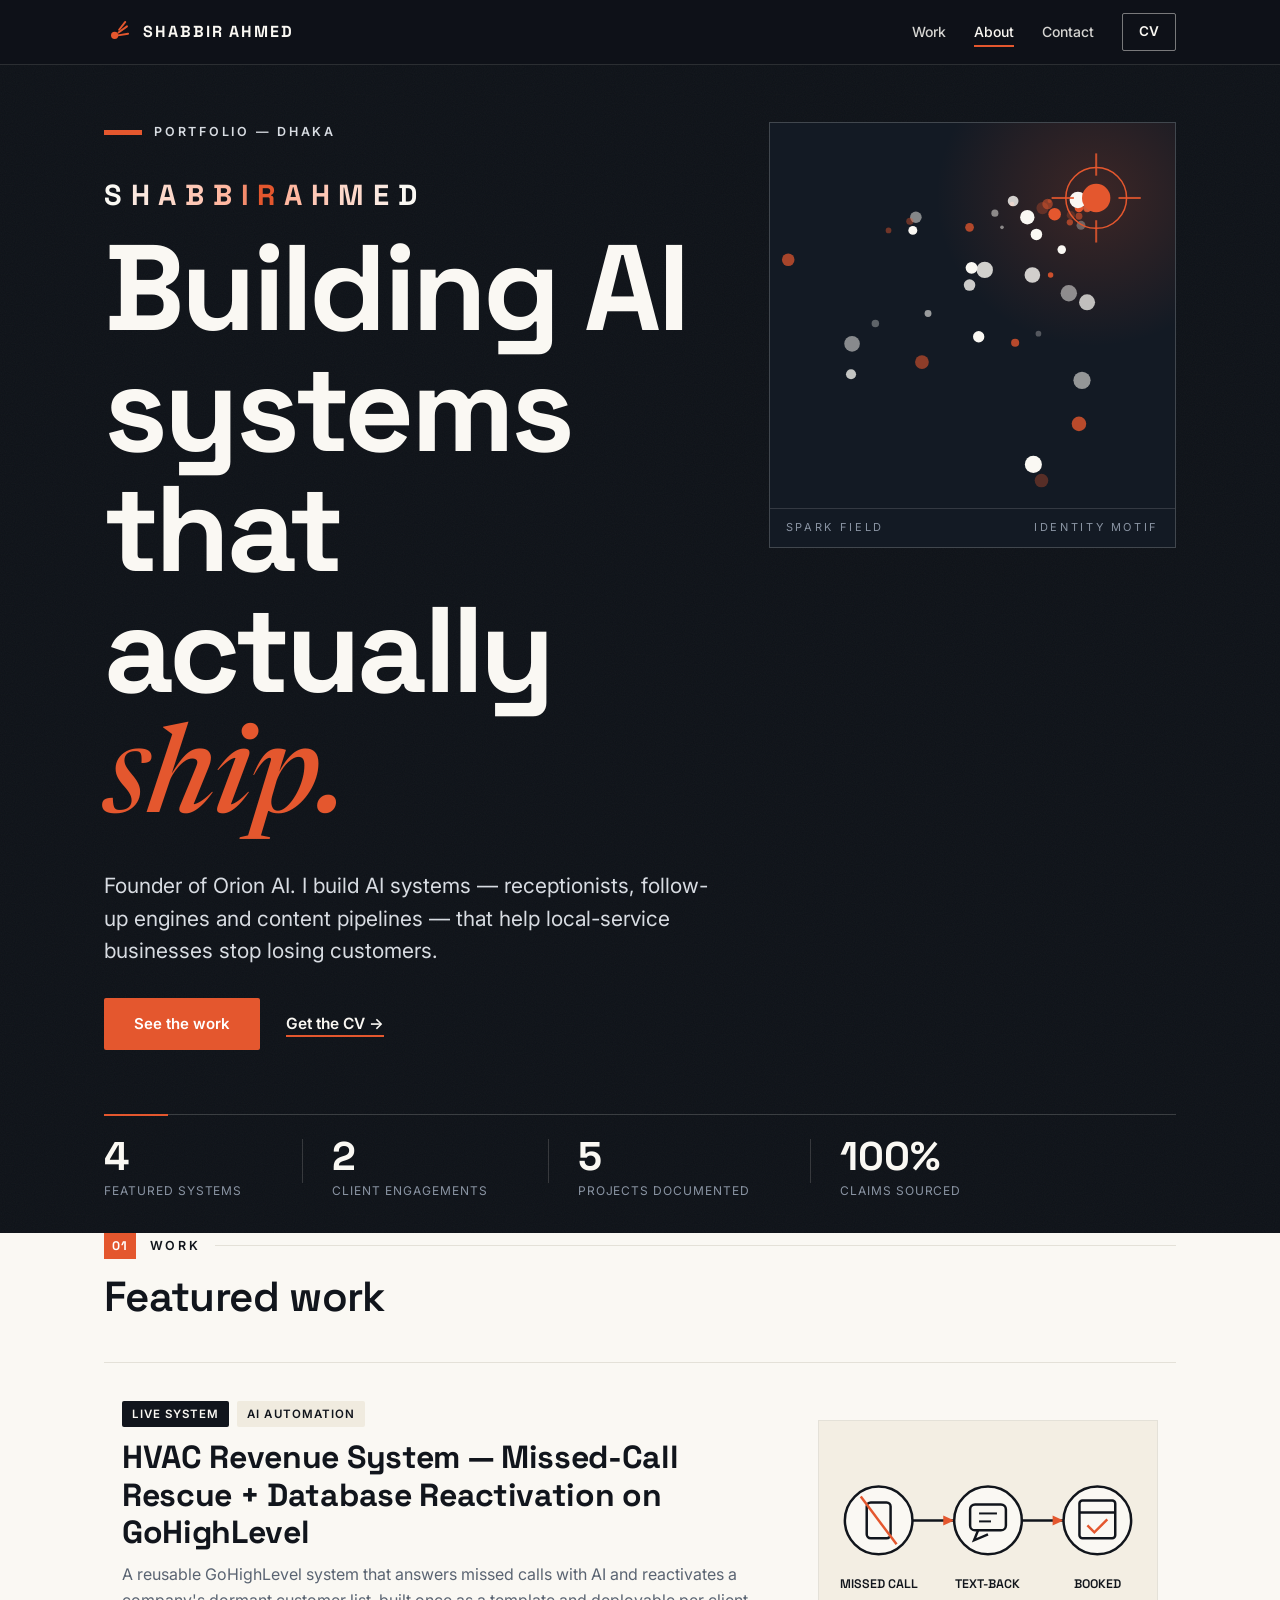
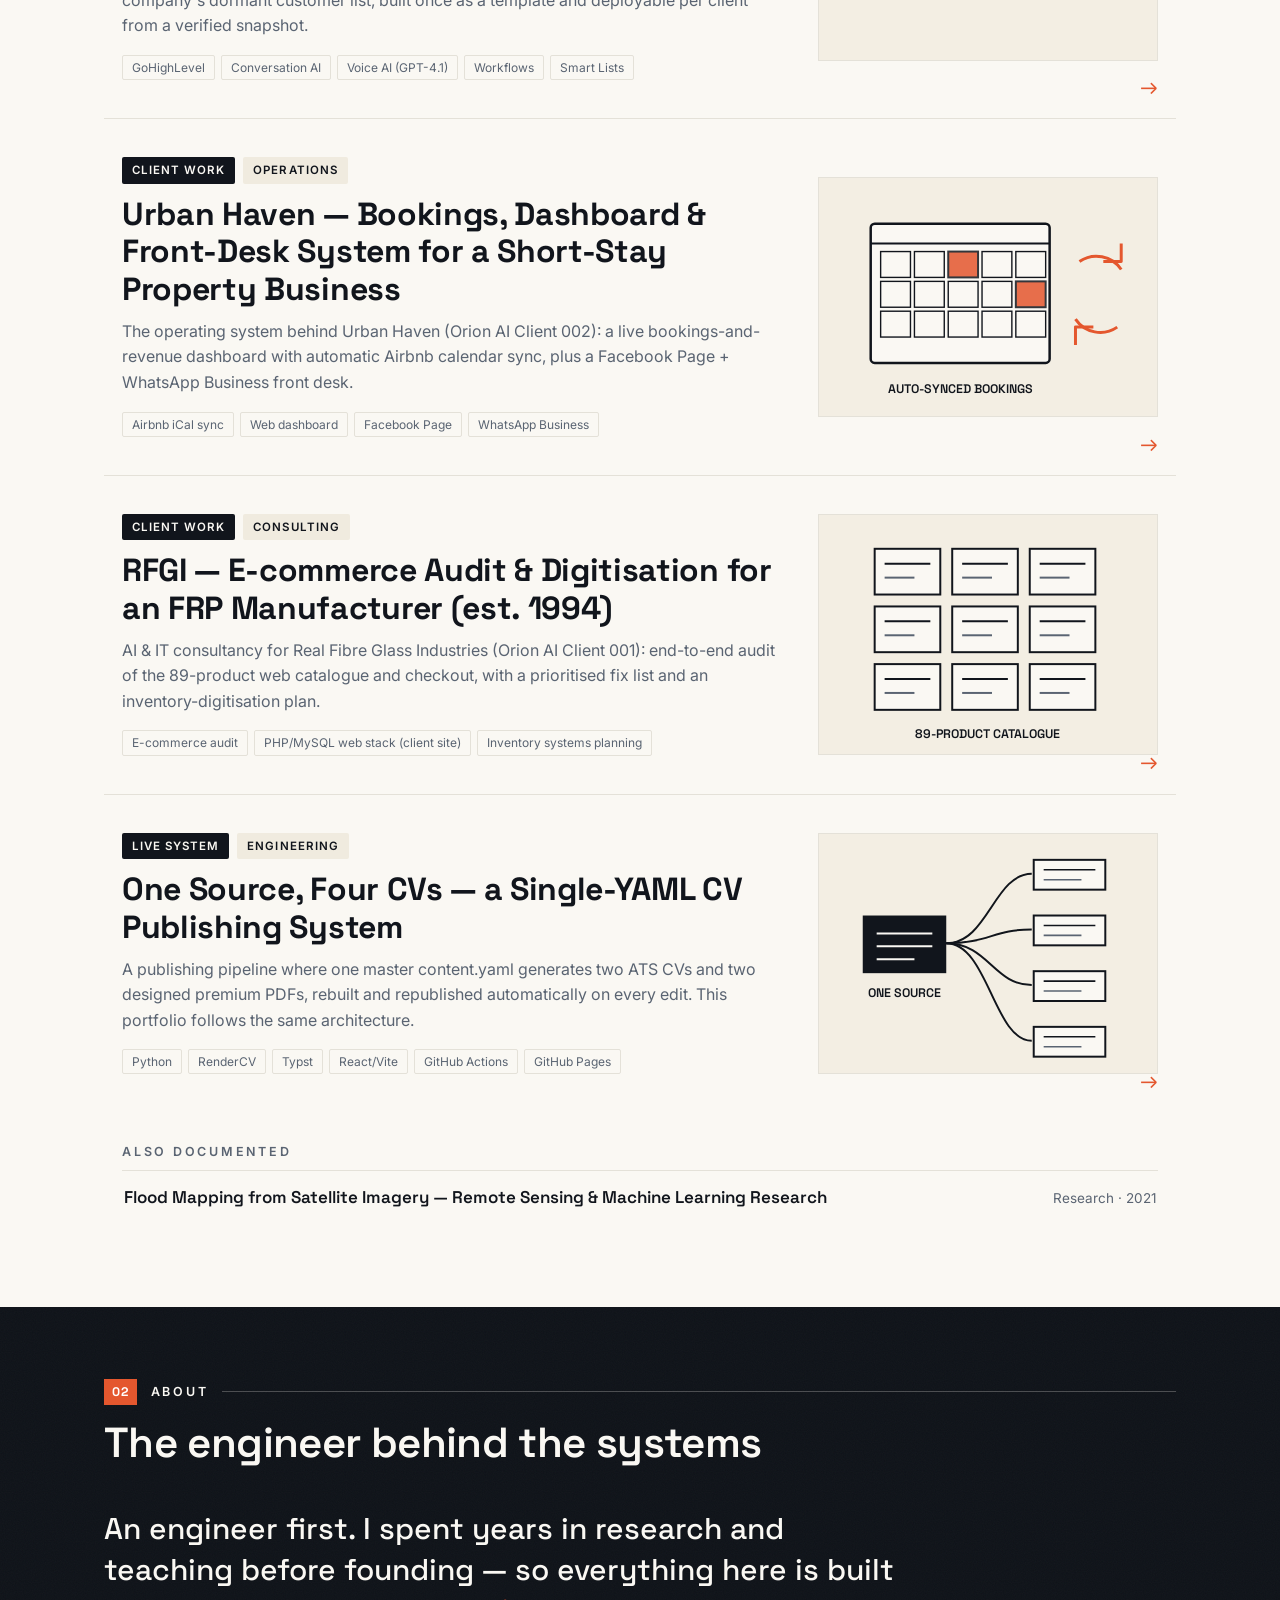
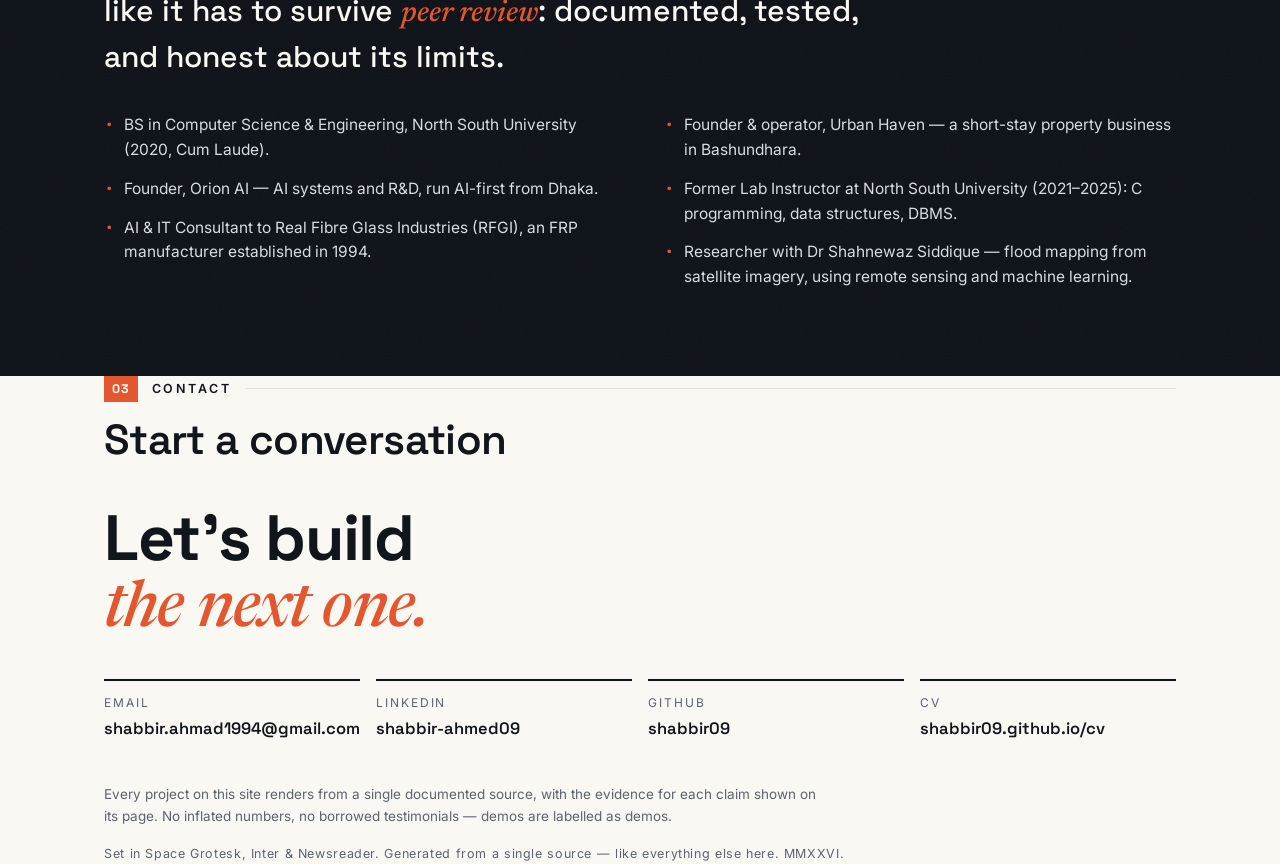
<file: index.html>
<!DOCTYPE html>
<html lang="en"><head><meta charset="utf-8">
<script>document.documentElement.classList.add('js')</script>
<meta name="viewport" content="width=device-width,initial-scale=1">
<meta name="description" content="Portfolio of Shabbir Ahmed — AI systems engineer and founder of Orion AI, Dhaka. Every project documented with its evidence.">
<meta property="og:title" content="Shabbir Ahmed — AI Systems Engineer &amp; Founder">
<meta property="og:description" content="Portfolio of Shabbir Ahmed — AI systems engineer and founder of Orion AI, Dhaka. Every project documented with its evidence.">
<meta property="og:type" content="website">
<title>Shabbir Ahmed — AI Systems Engineer &amp; Founder</title>
<link rel="icon" href="favicon.svg" type="image/svg+xml">
<link rel="preconnect" href="https://fonts.googleapis.com">
<link rel="preconnect" href="https://fonts.gstatic.com" crossorigin>
<link href="https://fonts.googleapis.com/css2?family=Inter:wght@400;500;600&family=Newsreader:ital,wght@1,500&family=Space+Grotesk:wght@500;600;700&display=swap" rel="stylesheet">
<link rel="stylesheet" href="style.css"></head><body><div id="progress"></div><div class="menubar"><div class="in">
<a class="logo" href="index.html"><svg class="mark" viewBox="0 0 100 100" aria-hidden="true"><circle cx="38" cy="62" r="13" fill="#E4572E"/><g stroke="#E4572E" stroke-width="7" stroke-linecap="round"><line x1="52" y1="52" x2="82" y2="30"/><line x1="50" y1="62" x2="86" y2="56"/><line x1="54" y1="42" x2="76" y2="14"/></g></svg><b>SHABBIR&nbsp;AHMED</b></a>
<nav class="mlinks">
<a class="nl" href="index.html#work">Work</a>
<a class="nl" href="index.html#about">About</a>
<a class="nl" href="index.html#contact">Contact</a>
<a class="cvact" href="https://shabbir09.github.io/cv/">CV</a></nav></div></div><header class="hero grain"><div class="wrap"><div class="hero-grid"><div class="hero-copy"><div class="kicker anim d1">Portfolio — Dhaka</div><div class="name anim d2"><span style="--i:0;color:#FAF8F3">S</span><span style="--i:1;color:#FBE8DF">H</span><span style="--i:2;color:#FCD8CA">A</span><span style="--i:3;color:#FEC8B6">B</span><span style="--i:4;color:#FFB8A1">B</span><span style="--i:5;color:#F38B6C">I</span><span style="--i:6;color:#E4572E">R</span><span style="--i:7;color:#F38B6C"> </span><span style="--i:8;color:#FFB8A1">A</span><span style="--i:9;color:#FEC8B6">H</span><span style="--i:10;color:#FCD8CA">M</span><span style="--i:11;color:#FBE8DF">E</span><span style="--i:12;color:#FAF8F3">D</span></div><h1 class="anim d3">Building AI systems<br>that actually <span class="serif-i">ship.</span></h1></div><figure class="hero-panel anim d4"><svg viewBox="0 0 400 380" role="img" aria-label="Spark Field artwork"><defs><radialGradient id="glow" cx="80%" cy="19%" r="65%"><stop offset="0%" stop-color="#E4572E" stop-opacity=".20"/><stop offset="60%" stop-color="#E4572E" stop-opacity="0"/></radialGradient></defs><rect width="400" height="380" fill="url(#glow)"/><circle class="tw" style="animation-delay:-0.00s" cx="281" cy="90" r="6.2" fill="#E4572E"/><circle cx="274" cy="80" r="5.2" fill="#E4572E" opacity="0.53"/><circle cx="314" cy="83" r="4.6" fill="#FAF8F3" opacity="0.33"/><circle cx="295" cy="168" r="8.1" fill="#FAF8F3" opacity="0.51"/><circle cx="117" cy="106" r="2.8" fill="#E4572E" opacity="0.45"/><circle cx="144" cy="93" r="5.7" fill="#FAF8F3" opacity="0.49"/><circle cx="239" cy="80" r="2.2" fill="#E4572E" opacity="0.69"/><circle class="tw" style="animation-delay:-2.96s" cx="263" cy="110" r="5.7" fill="#FAF8F3"/><circle cx="156" cy="188" r="3.4" fill="#FAF8F3" opacity="0.59"/><circle cx="104" cy="198" r="3.7" fill="#FAF8F3" opacity="0.33"/><circle cx="265" cy="208" r="2.8" fill="#FAF8F3" opacity="0.28"/><circle class="tw" style="animation-delay:-4.44s" cx="206" cy="211" r="5.6" fill="#FAF8F3"/><circle cx="197" cy="160" r="5.7" fill="#FAF8F3" opacity="0.80"/><circle cx="18" cy="135" r="6.2" fill="#E4572E" opacity="0.71"/><circle class="tw" style="animation-delay:-5.92s" cx="141" cy="106" r="4.4" fill="#FAF8F3"/><circle cx="257" cy="91" r="2.6" fill="#E4572E" opacity="0.75"/><circle cx="307" cy="101" r="4.4" fill="#FAF8F3" opacity="0.30"/><circle cx="259" cy="150" r="7.7" fill="#FAF8F3" opacity="0.81"/><circle class="tw" style="animation-delay:-7.40s" cx="288" cy="125" r="4.2" fill="#FAF8F3"/><circle cx="305" cy="92" r="3.4" fill="#E4572E" opacity="0.57"/><circle cx="229" cy="103" r="1.8" fill="#FAF8F3" opacity="0.49"/><circle class="tw" style="animation-delay:-8.88s" cx="199" cy="143" r="5.9" fill="#FAF8F3"/><circle cx="81" cy="218" r="7.7" fill="#FAF8F3" opacity="0.51"/><circle cx="269" cy="84" r="6.0" fill="#E4572E" opacity="0.29"/><circle cx="297" cy="91" r="4.1" fill="#E4572E" opacity="0.25"/><circle class="tw" style="animation-delay:-10.36s" cx="305" cy="84" r="4.2" fill="#E4572E"/><circle cx="222" cy="89" r="3.5" fill="#FAF8F3" opacity="0.49"/><circle cx="308" cy="254" r="8.5" fill="#FAF8F3" opacity="0.56"/><circle cx="313" cy="84" r="4.1" fill="#E4572E" opacity="0.79"/><circle class="tw" style="animation-delay:-11.84s" cx="304" cy="76" r="8.2" fill="#FAF8F3"/><circle cx="240" cy="77" r="5.3" fill="#FAF8F3" opacity="0.81"/><circle cx="197" cy="103" r="4.3" fill="#E4572E" opacity="0.75"/><circle cx="242" cy="217" r="4.0" fill="#E4572E" opacity="0.78"/><circle cx="150" cy="236" r="6.8" fill="#E4572E" opacity="0.59"/><circle cx="276" cy="77" r="2.0" fill="#E4572E" opacity="0.42"/><circle class="tw" style="animation-delay:-14.80s" cx="260" cy="337" r="8.4" fill="#FAF8F3"/><circle cx="296" cy="98" r="3.1" fill="#E4572E" opacity="0.66"/><circle cx="80" cy="248" r="5.0" fill="#FAF8F3" opacity="0.77"/><circle cx="313" cy="177" r="7.9" fill="#FAF8F3" opacity="0.74"/><circle class="tw" style="animation-delay:-16.28s" cx="254" cy="93" r="7.1" fill="#FAF8F3"/><circle cx="268" cy="353" r="6.7" fill="#E4572E" opacity="0.33"/><circle cx="305" cy="297" r="7.2" fill="#E4572E" opacity="0.79"/><circle cx="277" cy="150" r="2.7" fill="#E4572E" opacity="0.88"/><circle cx="212" cy="145" r="8.1" fill="#FAF8F3" opacity="0.82"/><circle cx="138" cy="97" r="3.5" fill="#E4572E" opacity="0.41"/><g stroke="#E4572E" stroke-width="2" opacity=".85"><line x1="322" y1="30" x2="322" y2="52"/><line x1="322" y1="96" x2="322" y2="118"/><line x1="278" y1="74" x2="300" y2="74"/><line x1="344" y1="74" x2="366" y2="74"/></g><circle class="ring" cx="322" cy="74" r="30" fill="none" stroke="#E4572E" stroke-width="1.5"/><circle class="core" cx="322" cy="74" r="14" fill="#E4572E"/></svg><figcaption><span>Spark Field</span><span>Identity motif</span></figcaption></figure><div class="hero-sub"><p class="sub anim d4">Founder of Orion AI. I build AI systems — receptionists, follow-up engines and content pipelines — that help local-service businesses stop losing customers.</p><div class="cta anim d5"><a class="btn" href="#work">See the work</a><a class="link-arrow" href="https://shabbir09.github.io/cv/">Get the CV &rarr;</a></div></div></div><div class="hero-stats anim d6"><div class="hstat"><b>4</b><span>Featured systems</span></div><div class="hstat"><b>2</b><span>Client engagements</span></div><div class="hstat"><b>5</b><span>Projects documented</span></div><div class="hstat"><b>100%</b><span>Claims sourced</span></div></div></div></header><section class="wrap" id="work"><div class="sec-head"><div class="sec-eyebrow"><span class="no">01</span><span class="lab">Work</span><span class="rule"></span></div><h2 class="sec-title">Featured work</h2></div><div class="frow rv"><div><div class="meta-line"><span class="chip">Live system</span><span class="chip cat">AI Automation</span></div><h3><a href="projects/01-ghl-hvac-revenue-system.html">HVAC Revenue System — Missed-Call Rescue + Database Reactivation on GoHighLevel</a></h3><p>A reusable GoHighLevel system that answers missed calls with AI and reactivates a company&#x27;s dormant customer list, built once as a template and deployable per client from a verified snapshot.</p><div class="stack"><span>GoHighLevel</span><span>Conversation AI</span><span>Voice AI (GPT-4.1)</span><span>Workflows</span><span>Smart Lists</span></div></div><div class="panel"><svg viewBox="0 0 340 240" role="img" aria-label="Missed call to text-back to booked job flow"><g stroke="#11151C" stroke-width="2.5" fill="none"><line x1="94" y1="100" x2="136" y2="100"/><line x1="204" y1="100" x2="246" y2="100"/></g><g fill="#E4572E"><path d="M136 100 l-11 -5 v10 z"/><path d="M246 100 l-11 -5 v10 z"/></g><g fill="#FAF8F3" stroke="#11151C" stroke-width="2.5"><circle cx="60" cy="100" r="34"/><circle cx="170" cy="100" r="34"/><circle cx="280" cy="100" r="34"/></g><g stroke="#11151C" stroke-width="2.5" fill="none"><rect x="48" y="82" width="24" height="36" rx="4"/><line x1="42" y1="76" x2="78" y2="124" stroke="#E4572E"/></g><g stroke="#11151C" stroke-width="2.5" fill="none"><rect x="152" y="84" width="36" height="26" rx="5"/><path d="M160 110 l-4 10 l14 -6"/></g><g stroke="#11151C" stroke-width="2"><line x1="161" y1="93" x2="179" y2="93"/><line x1="161" y1="101" x2="173" y2="101"/></g><g stroke="#11151C" stroke-width="2.5" fill="none"><rect x="262" y="80" width="36" height="38" rx="3"/><line x1="262" y1="92" x2="298" y2="92"/><path d="M270 105 l7 7 l13 -13" stroke="#E4572E"/></g><g font-family="Space Grotesk" font-size="12.5" font-weight="600" fill="#11151C" text-anchor="middle"><text x="60" y="168">MISSED CALL</text><text x="170" y="168">TEXT-BACK</text><text x="280" y="168">BOOKED</text></g></svg></div><span class="arrow">&rarr;</span></div><div class="frow rv"><div><div class="meta-line"><span class="chip">Client work</span><span class="chip cat">Operations</span></div><h3><a href="projects/02-urban-haven-ops-system.html">Urban Haven — Bookings, Dashboard &amp; Front-Desk System for a Short-Stay Property Business</a></h3><p>The operating system behind Urban Haven (Orion AI Client 002): a live bookings-and-revenue dashboard with automatic Airbnb calendar sync, plus a Facebook Page + WhatsApp Business front desk.</p><div class="stack"><span>Airbnb iCal sync</span><span>Web dashboard</span><span>Facebook Page</span><span>WhatsApp Business</span></div></div><div class="panel"><svg viewBox="0 0 340 240" role="img" aria-label="Calendar with automatic sync"><g stroke="#11151C" stroke-width="2.5" fill="#FAF8F3"><rect x="52" y="46" width="180" height="140" rx="4"/></g><g stroke="#11151C" stroke-width="2"><line x1="52" y1="66" x2="232" y2="66"/><rect x="62" y="74" width="30" height="26" fill="none" stroke="#11151C" stroke-width="1.4"/><rect x="96" y="74" width="30" height="26" fill="none" stroke="#11151C" stroke-width="1.4"/><rect x="130" y="74" width="30" height="26" fill="#E4572E" opacity=".85"/><rect x="164" y="74" width="30" height="26" fill="none" stroke="#11151C" stroke-width="1.4"/><rect x="198" y="74" width="30" height="26" fill="none" stroke="#11151C" stroke-width="1.4"/><rect x="62" y="104" width="30" height="26" fill="none" stroke="#11151C" stroke-width="1.4"/><rect x="96" y="104" width="30" height="26" fill="none" stroke="#11151C" stroke-width="1.4"/><rect x="130" y="104" width="30" height="26" fill="none" stroke="#11151C" stroke-width="1.4"/><rect x="164" y="104" width="30" height="26" fill="none" stroke="#11151C" stroke-width="1.4"/><rect x="198" y="104" width="30" height="26" fill="#E4572E" opacity=".85"/><rect x="62" y="134" width="30" height="26" fill="none" stroke="#11151C" stroke-width="1.4"/><rect x="96" y="134" width="30" height="26" fill="none" stroke="#11151C" stroke-width="1.4"/><rect x="130" y="134" width="30" height="26" fill="none" stroke="#11151C" stroke-width="1.4"/><rect x="164" y="134" width="30" height="26" fill="none" stroke="#11151C" stroke-width="1.4"/><rect x="198" y="134" width="30" height="26" fill="none" stroke="#11151C" stroke-width="1.4"/></g><g stroke="#E4572E" stroke-width="3" fill="none"><path d="M262 84 a30 30 0 0 1 42 8"/><path d="M304 66 v18 h-18" stroke-linejoin="round"/><path d="M300 150 a30 30 0 0 1 -42 -8"/><path d="M258 168 v-18 h18" stroke-linejoin="round"/></g><g font-family="Space Grotesk" font-size="12.5" font-weight="600" fill="#11151C" text-anchor="middle"><text x="142" y="216">AUTO-SYNCED BOOKINGS</text></g></svg></div><span class="arrow">&rarr;</span></div><div class="frow rv"><div><div class="meta-line"><span class="chip">Client work</span><span class="chip cat">Consulting</span></div><h3><a href="projects/03-rfgi-digitization.html">RFGI — E-commerce Audit &amp; Digitisation for an FRP Manufacturer (est. 1994)</a></h3><p>AI &amp; IT consultancy for Real Fibre Glass Industries (Orion AI Client 001): end-to-end audit of the 89-product web catalogue and checkout, with a prioritised fix list and an inventory-digitisation plan.</p><div class="stack"><span>E-commerce audit</span><span>PHP/MySQL web stack (client site)</span><span>Inventory systems planning</span></div></div><div class="panel"><svg viewBox="0 0 340 240" role="img" aria-label="Product catalogue grid"><rect x="56" y="34" width="66" height="46" fill="#FAF8F3" stroke="#11151C" stroke-width="2"/><line x1="66" y1="49" x2="112" y2="49" stroke="#11151C" stroke-width="2"/><line x1="66" y1="63" x2="96" y2="63" stroke="#5A6472" stroke-width="2"/><rect x="134" y="34" width="66" height="46" fill="#FAF8F3" stroke="#11151C" stroke-width="2"/><line x1="144" y1="49" x2="190" y2="49" stroke="#11151C" stroke-width="2"/><line x1="144" y1="63" x2="174" y2="63" stroke="#5A6472" stroke-width="2"/><rect x="212" y="34" width="66" height="46" fill="#FAF8F3" stroke="#11151C" stroke-width="2"/><line x1="222" y1="49" x2="268" y2="49" stroke="#11151C" stroke-width="2"/><line x1="222" y1="63" x2="252" y2="63" stroke="#5A6472" stroke-width="2"/><rect x="56" y="92" width="66" height="46" fill="#FAF8F3" stroke="#11151C" stroke-width="2"/><line x1="66" y1="107" x2="112" y2="107" stroke="#11151C" stroke-width="2"/><line x1="66" y1="121" x2="96" y2="121" stroke="#5A6472" stroke-width="2"/><rect x="134" y="92" width="66" height="46" fill="#FAF8F3" stroke="#11151C" stroke-width="2" stroke="#E4572E"/><line x1="144" y1="107" x2="190" y2="107" stroke="#11151C" stroke-width="2"/><line x1="144" y1="121" x2="174" y2="121" stroke="#5A6472" stroke-width="2"/><rect x="212" y="92" width="66" height="46" fill="#FAF8F3" stroke="#11151C" stroke-width="2"/><line x1="222" y1="107" x2="268" y2="107" stroke="#11151C" stroke-width="2"/><line x1="222" y1="121" x2="252" y2="121" stroke="#5A6472" stroke-width="2"/><rect x="56" y="150" width="66" height="46" fill="#FAF8F3" stroke="#11151C" stroke-width="2"/><line x1="66" y1="165" x2="112" y2="165" stroke="#11151C" stroke-width="2"/><line x1="66" y1="179" x2="96" y2="179" stroke="#5A6472" stroke-width="2"/><rect x="134" y="150" width="66" height="46" fill="#FAF8F3" stroke="#11151C" stroke-width="2"/><line x1="144" y1="165" x2="190" y2="165" stroke="#11151C" stroke-width="2"/><line x1="144" y1="179" x2="174" y2="179" stroke="#5A6472" stroke-width="2"/><rect x="212" y="150" width="66" height="46" fill="#FAF8F3" stroke="#11151C" stroke-width="2"/><line x1="222" y1="165" x2="268" y2="165" stroke="#11151C" stroke-width="2"/><line x1="222" y1="179" x2="252" y2="179" stroke="#5A6472" stroke-width="2"/><g font-family="Space Grotesk" font-size="12.5" font-weight="600" fill="#11151C" text-anchor="middle"><text x="170" y="224">89-PRODUCT CATALOGUE</text></g></svg></div><span class="arrow">&rarr;</span></div><div class="frow rv"><div><div class="meta-line"><span class="chip">Live system</span><span class="chip cat">Engineering</span></div><h3><a href="projects/04-cv-system.html">One Source, Four CVs — a Single-YAML CV Publishing System</a></h3><p>A publishing pipeline where one master content.yaml generates two ATS CVs and two designed premium PDFs, rebuilt and republished automatically on every edit. This portfolio follows the same architecture.</p><div class="stack"><span>Python</span><span>RenderCV</span><span>Typst</span><span>React/Vite</span><span>GitHub Actions</span><span>GitHub Pages</span></div></div><div class="panel"><svg viewBox="0 0 340 240" role="img" aria-label="One source file generating four documents"><rect x="44" y="82" width="84" height="58" fill="#11151C"/><g stroke="#FAF8F3" stroke-width="2"><line x1="58" y1="100" x2="114" y2="100"/><line x1="58" y1="113" x2="114" y2="113"/><line x1="58" y1="126" x2="96" y2="126"/></g><path d="M128 110 C 170 110, 176 40, 214 40" stroke="#11151C" stroke-width="2" fill="none"/><rect x="216" y="26" width="72" height="30" fill="#FAF8F3" stroke="#11151C" stroke-width="2"/><line x1="226" y1="36" x2="278" y2="36" stroke="#11151C" stroke-width="1.6"/><line x1="226" y1="46" x2="264" y2="46" stroke="#5A6472" stroke-width="1.6"/><path d="M128 110 C 170 110, 176 96, 214 96" stroke="#11151C" stroke-width="2" fill="none"/><rect x="216" y="82" width="72" height="30" fill="#FAF8F3" stroke="#11151C" stroke-width="2" stroke="#E4572E"/><line x1="226" y1="92" x2="278" y2="92" stroke="#11151C" stroke-width="1.6"/><line x1="226" y1="102" x2="264" y2="102" stroke="#5A6472" stroke-width="1.6"/><path d="M128 110 C 170 110, 176 152, 214 152" stroke="#11151C" stroke-width="2" fill="none"/><rect x="216" y="138" width="72" height="30" fill="#FAF8F3" stroke="#11151C" stroke-width="2"/><line x1="226" y1="148" x2="278" y2="148" stroke="#11151C" stroke-width="1.6"/><line x1="226" y1="158" x2="264" y2="158" stroke="#5A6472" stroke-width="1.6"/><path d="M128 110 C 170 110, 176 208, 214 208" stroke="#11151C" stroke-width="2" fill="none"/><rect x="216" y="194" width="72" height="30" fill="#FAF8F3" stroke="#11151C" stroke-width="2"/><line x1="226" y1="204" x2="278" y2="204" stroke="#11151C" stroke-width="1.6"/><line x1="226" y1="214" x2="264" y2="214" stroke="#5A6472" stroke-width="1.6"/><g font-family="Space Grotesk" font-size="12.5" font-weight="600" fill="#11151C" text-anchor="middle"><text x="86" y="164">ONE SOURCE</text></g></svg></div><span class="arrow">&rarr;</span></div><div class="also rv"><div class="lab">Also documented</div><div class="row"><a class="t" href="projects/05-flood-mapping-research.html">Flood Mapping from Satellite Imagery — Remote Sensing &amp; Machine Learning Research</a><span class="c">Research · 2021</span></div></div></section><div class="band grain" id="about"><div class="wrap"><div class="sec-head"><div class="sec-eyebrow"><span class="no">02</span><span class="lab">About</span><span class="rule"></span></div><h2 class="sec-title">The engineer behind the systems</h2></div><p class="lead">An engineer first. I spent years in research and teaching before founding — so everything here is built like it has to survive <span class='serif-i'>peer review</span>: documented, tested, and honest about its limits.</p><ul><li>BS in Computer Science &amp; Engineering, North South University (2020, Cum Laude).</li><li>Founder, Orion AI — AI systems and R&amp;D, run AI-first from Dhaka.</li><li>AI &amp; IT Consultant to Real Fibre Glass Industries (RFGI), an FRP manufacturer established in 1994.</li><li>Founder &amp; operator, Urban Haven — a short-stay property business in Bashundhara.</li><li>Former Lab Instructor at North South University (2021–2025): C programming, data structures, DBMS.</li><li>Researcher with Dr Shahnewaz Siddique — flood mapping from satellite imagery, using remote sensing and machine learning.</li></ul></div></div><footer class="wrap" id="contact"><div class="sec-head"><div class="sec-eyebrow"><span class="no">03</span><span class="lab">Contact</span><span class="rule"></span></div><h2 class="sec-title">Start a conversation</h2></div><p class="big">Let&rsquo;s build<br><span class="serif-i">the next one.</span></p><div class="clinks"><div class="clink"><small>Email</small><a href="mailto:shabbir.ahmad1994@gmail.com">shabbir.ahmad1994@gmail.com</a></div><div class="clink"><small>LinkedIn</small><a href="https://www.linkedin.com/in/shabbir-ahmed09">shabbir-ahmed09</a></div><div class="clink"><small>GitHub</small><a href="https://github.com/shabbir09">shabbir09</a></div><div class="clink"><small>CV</small><a href="https://shabbir09.github.io/cv/">shabbir09.github.io/cv</a></div></div><p class="foot-note">Every project on this site renders from a single documented source, with the evidence for each claim shown on its page. No inflated numbers, no borrowed testimonials — demos are labelled as demos.</p><p class="colophon">Set in Space Grotesk, Inter &amp; Newsreader. Generated from a single source — like everything else here. MMXXVI.</p></footer>
<script>
document.documentElement.classList.add('js');
(function(){
  var bar=document.getElementById('progress');
  var mb=document.querySelector('.menubar');
  addEventListener('scroll',function(){
    var h=document.documentElement;
    var p=h.scrollTop/(h.scrollHeight-h.clientHeight||1);
    if(bar)bar.style.width=(p*100)+'%';
    if(mb)mb.classList.toggle('scrolled',h.scrollTop>24);
  },{passive:true});
  var io=('IntersectionObserver' in window)&&new IntersectionObserver(function(es){
    es.forEach(function(e){if(e.isIntersecting){e.target.classList.add('in');io.unobserve(e.target);}});},
    {threshold:.08});
  document.querySelectorAll('.rv').forEach(function(el){io?io.observe(el):el.classList.add('in');});
  var spy=('IntersectionObserver' in window)&&new IntersectionObserver(function(es){
    es.forEach(function(e){if(e.isIntersecting){
      document.querySelectorAll('.mlinks a.nl').forEach(function(a){
        a.classList.toggle('active',a.getAttribute('href').indexOf('#'+e.target.id)>-1);});}});},
    {rootMargin:'-40% 0px -55% 0px'});
  if(spy){['work','about','contact'].forEach(function(id){
    var s=document.getElementById(id);if(s)spy.observe(s);});}
})();
</script>
</body></html>
</file>
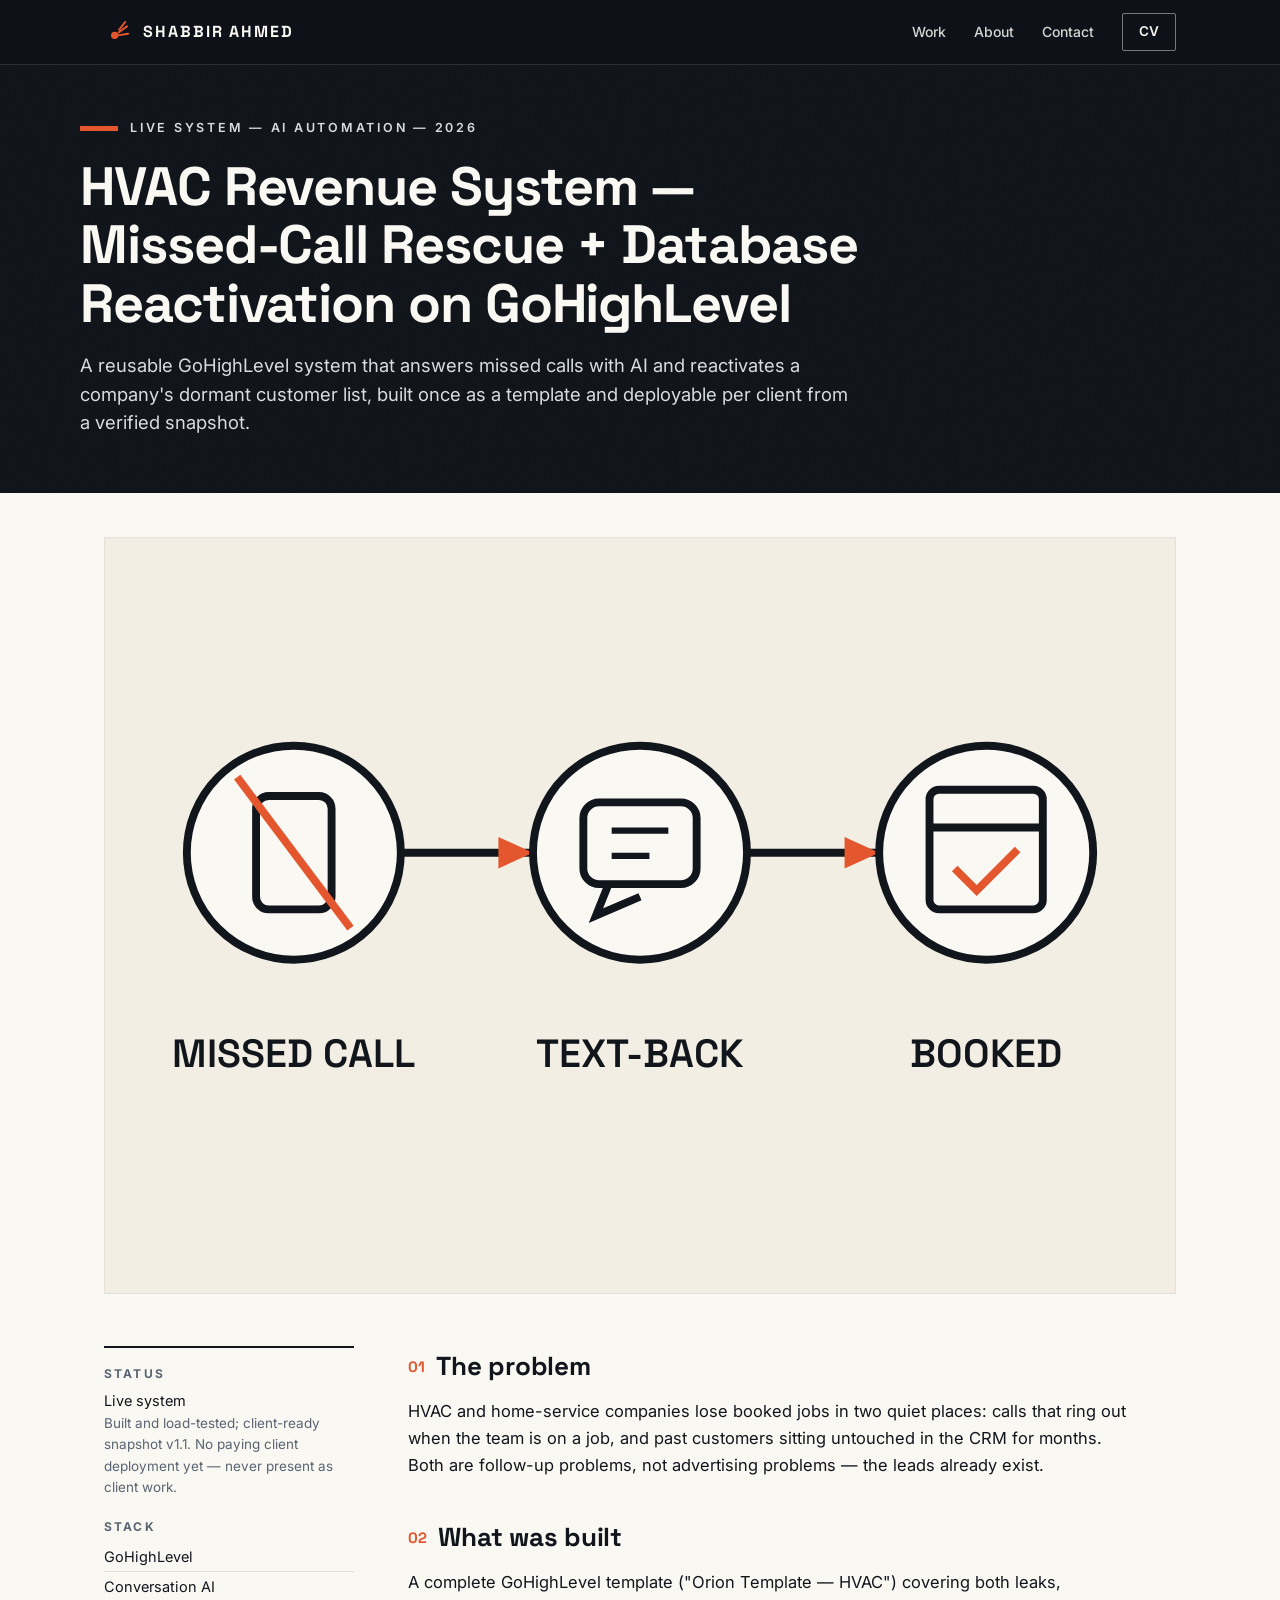
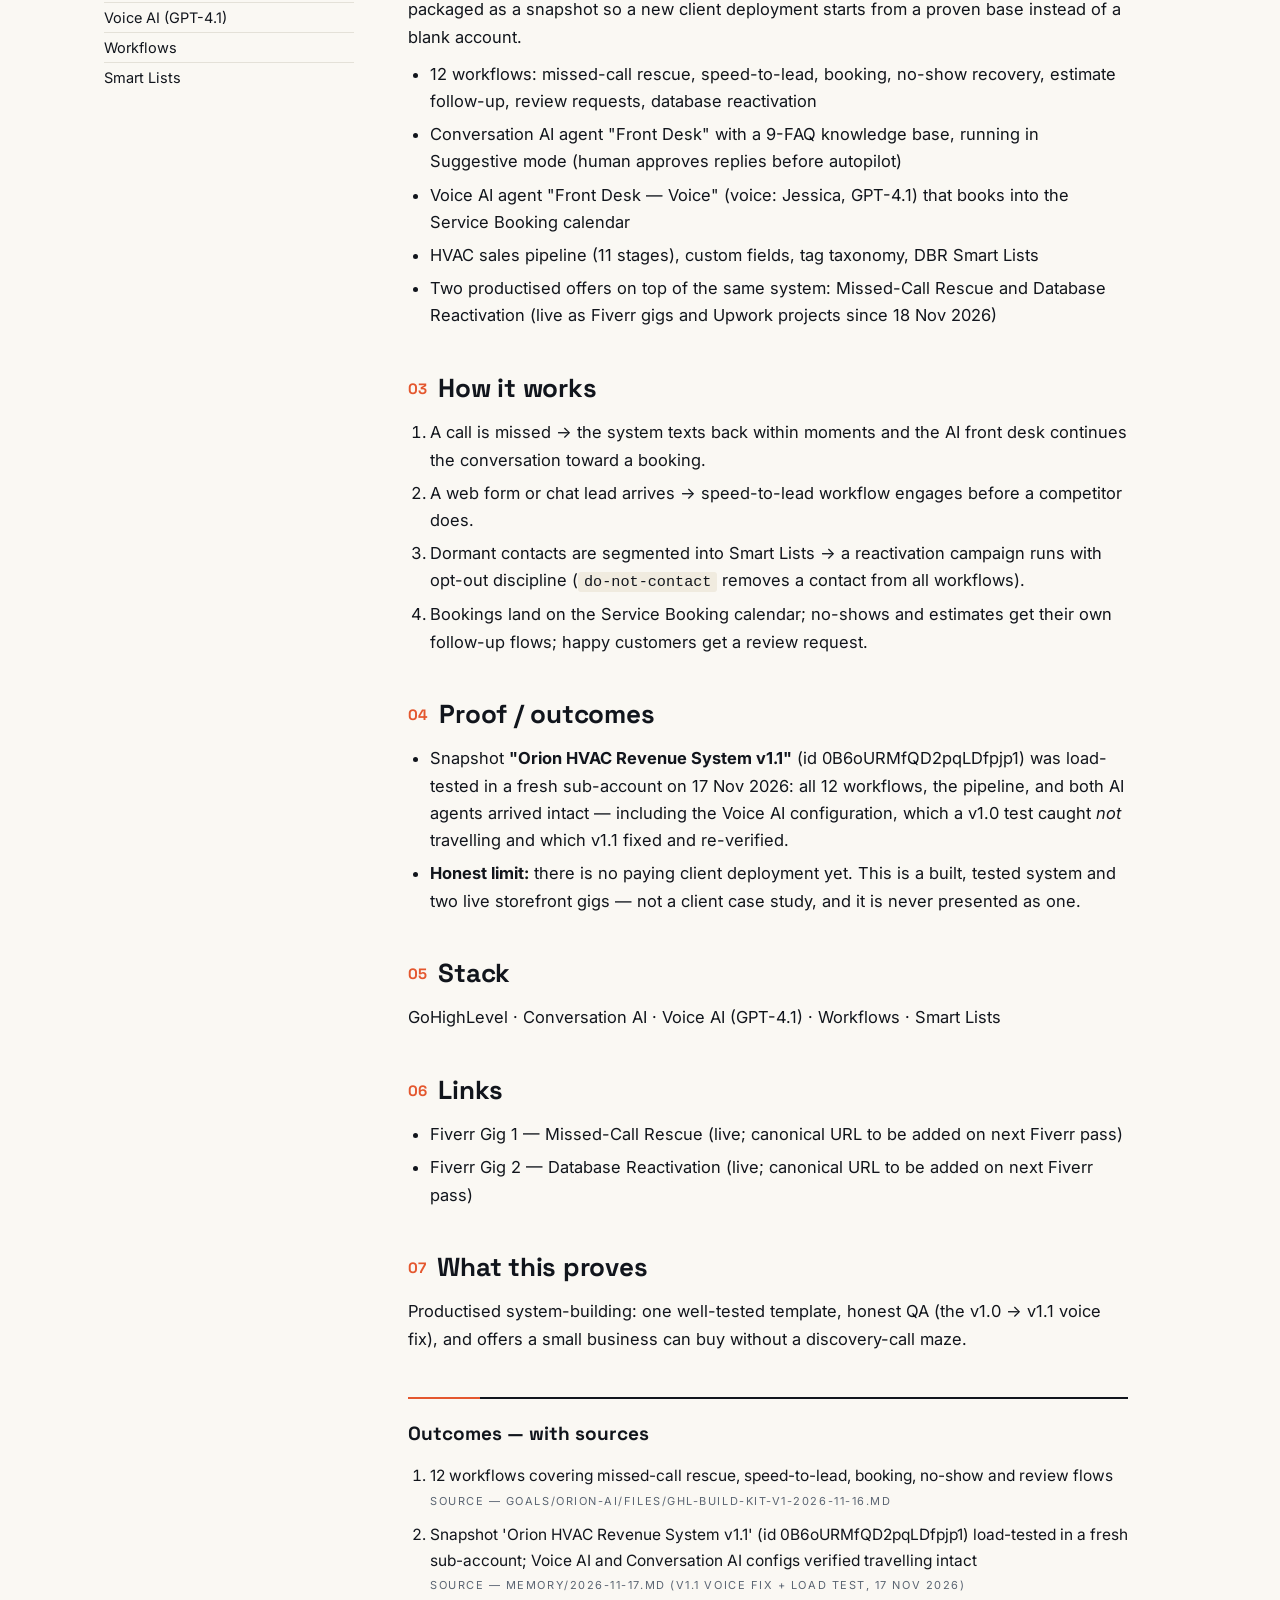
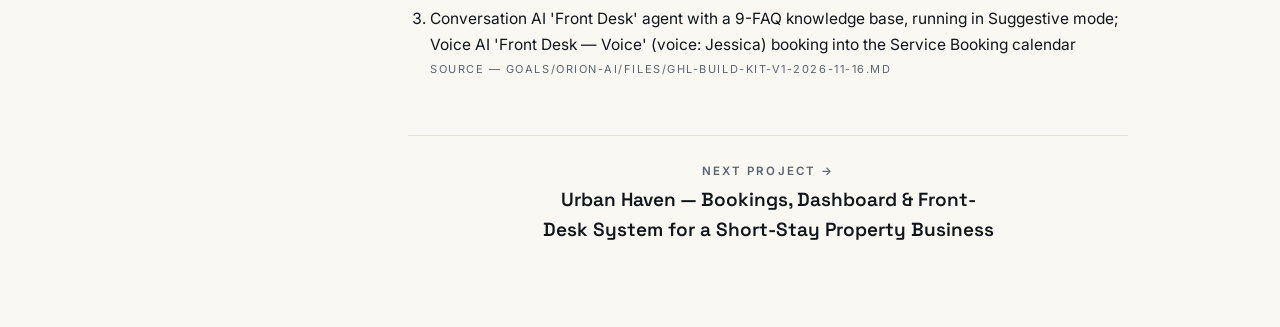
<file: projects/01-ghl-hvac-revenue-system.html>
<!DOCTYPE html>
<html lang="en"><head><meta charset="utf-8">
<script>document.documentElement.classList.add('js')</script>
<meta name="viewport" content="width=device-width,initial-scale=1">
<meta name="description" content="A reusable GoHighLevel system that answers missed calls with AI and reactivates a company&#x27;s dormant customer list, built once as a template and deployable per client from a verified snapshot.">
<meta property="og:title" content="HVAC Revenue System — Missed-Call Rescue + Database Reactivation on GoHighLevel — Shabbir Ahmed">
<meta property="og:description" content="A reusable GoHighLevel system that answers missed calls with AI and reactivates a company&#x27;s dormant customer list, built once as a template and deployable per client from a verified snapshot.">
<meta property="og:type" content="website">
<title>HVAC Revenue System — Missed-Call Rescue + Database Reactivation on GoHighLevel — Shabbir Ahmed</title>
<link rel="icon" href="../favicon.svg" type="image/svg+xml">
<link rel="preconnect" href="https://fonts.googleapis.com">
<link rel="preconnect" href="https://fonts.gstatic.com" crossorigin>
<link href="https://fonts.googleapis.com/css2?family=Inter:wght@400;500;600&family=Newsreader:ital,wght@1,500&family=Space+Grotesk:wght@500;600;700&display=swap" rel="stylesheet">
<link rel="stylesheet" href="../style.css"></head><body><div id="progress"></div><div class="menubar"><div class="in">
<a class="logo" href="../index.html"><svg class="mark" viewBox="0 0 100 100" aria-hidden="true"><circle cx="38" cy="62" r="13" fill="#E4572E"/><g stroke="#E4572E" stroke-width="7" stroke-linecap="round"><line x1="52" y1="52" x2="82" y2="30"/><line x1="50" y1="62" x2="86" y2="56"/><line x1="54" y1="42" x2="76" y2="14"/></g></svg><b>SHABBIR&nbsp;AHMED</b></a>
<nav class="mlinks">
<a class="nl" href="../index.html#work">Work</a>
<a class="nl" href="../index.html#about">About</a>
<a class="nl" href="../index.html#contact">Contact</a>
<a class="cvact" href="https://shabbir09.github.io/cv/">CV</a></nav></div></div><header class="proj-hero grain"><div class="wrap proj-main"><div class="kicker anim d1">Live system — AI Automation — 2026</div><h1 class="anim d2">HVAC Revenue System — Missed-Call Rescue + Database Reactivation on GoHighLevel</h1><p class="sub anim d3">A reusable GoHighLevel system that answers missed calls with AI and reactivates a company&#x27;s dormant customer list, built once as a template and deployable per client from a verified snapshot.</p></div></header><div class="proj-visual"><div class="panel"><svg viewBox="0 0 340 240" role="img" aria-label="Missed call to text-back to booked job flow"><g stroke="#11151C" stroke-width="2.5" fill="none"><line x1="94" y1="100" x2="136" y2="100"/><line x1="204" y1="100" x2="246" y2="100"/></g><g fill="#E4572E"><path d="M136 100 l-11 -5 v10 z"/><path d="M246 100 l-11 -5 v10 z"/></g><g fill="#FAF8F3" stroke="#11151C" stroke-width="2.5"><circle cx="60" cy="100" r="34"/><circle cx="170" cy="100" r="34"/><circle cx="280" cy="100" r="34"/></g><g stroke="#11151C" stroke-width="2.5" fill="none"><rect x="48" y="82" width="24" height="36" rx="4"/><line x1="42" y1="76" x2="78" y2="124" stroke="#E4572E"/></g><g stroke="#11151C" stroke-width="2.5" fill="none"><rect x="152" y="84" width="36" height="26" rx="5"/><path d="M160 110 l-4 10 l14 -6"/></g><g stroke="#11151C" stroke-width="2"><line x1="161" y1="93" x2="179" y2="93"/><line x1="161" y1="101" x2="173" y2="101"/></g><g stroke="#11151C" stroke-width="2.5" fill="none"><rect x="262" y="80" width="36" height="38" rx="3"/><line x1="262" y1="92" x2="298" y2="92"/><path d="M270 105 l7 7 l13 -13" stroke="#E4572E"/></g><g font-family="Space Grotesk" font-size="12.5" font-weight="600" fill="#11151C" text-anchor="middle"><text x="60" y="168">MISSED CALL</text><text x="170" y="168">TEXT-BACK</text><text x="280" y="168">BOOKED</text></g></svg></div></div><div class="layout"><aside class="rail"><div class="box"><h4>Status</h4><p>Live system</p><p style="color:var(--slate);font-size:13.5px">Built and load-tested; client-ready snapshot v1.1. No paying client deployment yet — never present as client work.</p><h4>Stack</h4><ul><li>GoHighLevel</li><li>Conversation AI</li><li>Voice AI (GPT-4.1)</li><li>Workflows</li><li>Smart Lists</li></ul></div></aside><article><h2>The problem</h2>
<p>HVAC and home-service companies lose booked jobs in two quiet places: calls that ring out when the team is on a job, and past customers sitting untouched in the CRM for months. Both are follow-up problems, not advertising problems — the leads already exist.</p>
<h2>What was built</h2>
<p>A complete GoHighLevel template (&quot;Orion Template — HVAC&quot;) covering both leaks, packaged as a snapshot so a new client deployment starts from a proven base instead of a blank account.</p>
<ul><li>12 workflows: missed-call rescue, speed-to-lead, booking, no-show recovery, estimate follow-up, review requests, database reactivation</li><li>Conversation AI agent &quot;Front Desk&quot; with a 9-FAQ knowledge base, running in Suggestive mode (human approves replies before autopilot)</li><li>Voice AI agent &quot;Front Desk — Voice&quot; (voice: Jessica, GPT-4.1) that books into the Service Booking calendar</li><li>HVAC sales pipeline (11 stages), custom fields, tag taxonomy, DBR Smart Lists</li><li>Two productised offers on top of the same system: Missed-Call Rescue and Database Reactivation (live as Fiverr gigs and Upwork projects since 18 Nov 2026)</li></ul>
<h2>How it works</h2>
<ol><li>A call is missed → the system texts back within moments and the AI front desk continues the conversation toward a booking.</li><li>A web form or chat lead arrives → speed-to-lead workflow engages before a competitor does.</li><li>Dormant contacts are segmented into Smart Lists → a reactivation campaign runs with opt-out discipline (<code>do-not-contact</code> removes a contact from all workflows).</li><li>Bookings land on the Service Booking calendar; no-shows and estimates get their own follow-up flows; happy customers get a review request.</li></ol>
<h2>Proof / outcomes</h2>
<ul><li>Snapshot <strong>&quot;Orion HVAC Revenue System v1.1&quot;</strong> (id 0B6oURMfQD2pqLDfpjp1) was load-tested in a fresh sub-account on 17 Nov 2026: all 12 workflows, the pipeline, and both AI agents arrived intact — including the Voice AI configuration, which a v1.0 test caught <em>not</em> travelling and which v1.1 fixed and re-verified.</li><li><strong>Honest limit:</strong> there is no paying client deployment yet. This is a built, tested system and two live storefront gigs — not a client case study, and it is never presented as one.</li></ul>
<h2>Stack</h2>
<p>GoHighLevel · Conversation AI · Voice AI (GPT-4.1) · Workflows · Smart Lists</p>
<h2>Links</h2>
<ul><li>Fiverr Gig 1 — Missed-Call Rescue (live; canonical URL to be added on next Fiverr pass)</li><li>Fiverr Gig 2 — Database Reactivation (live; canonical URL to be added on next Fiverr pass)</li></ul>
<h2>What this proves</h2>
<p>Productised system-building: one well-tested template, honest QA (the v1.0 → v1.1 voice fix), and offers a small business can buy without a discovery-call maze.</p><div class="outcomes"><h3>Outcomes — with sources</h3><ol><li>12 workflows covering missed-call rescue, speed-to-lead, booking, no-show and review flows<span class="src">Source — goals/orion-ai/files/ghl-build-kit-v1-2026-11-16.md</span></li><li>Snapshot &#x27;Orion HVAC Revenue System v1.1&#x27; (id 0B6oURMfQD2pqLDfpjp1) load-tested in a fresh sub-account; Voice AI and Conversation AI configs verified travelling intact<span class="src">Source — memory/2026-11-17.md (v1.1 voice fix + load test, 17 Nov 2026)</span></li><li>Conversation AI &#x27;Front Desk&#x27; agent with a 9-FAQ knowledge base, running in Suggestive mode; Voice AI &#x27;Front Desk — Voice&#x27; (voice: Jessica) booking into the Service Booking calendar<span class="src">Source — goals/orion-ai/files/ghl-build-kit-v1-2026-11-16.md</span></li></ol></div><div class="prevnext solo"><a href="02-urban-haven-ops-system.html"><small>Next project &rarr;</small>Urban Haven — Bookings, Dashboard &amp; Front-Desk System for a Short-Stay Property Business</a></div></article></div>
<script>
document.documentElement.classList.add('js');
(function(){
  var bar=document.getElementById('progress');
  var mb=document.querySelector('.menubar');
  addEventListener('scroll',function(){
    var h=document.documentElement;
    var p=h.scrollTop/(h.scrollHeight-h.clientHeight||1);
    if(bar)bar.style.width=(p*100)+'%';
    if(mb)mb.classList.toggle('scrolled',h.scrollTop>24);
  },{passive:true});
  var io=('IntersectionObserver' in window)&&new IntersectionObserver(function(es){
    es.forEach(function(e){if(e.isIntersecting){e.target.classList.add('in');io.unobserve(e.target);}});},
    {threshold:.08});
  document.querySelectorAll('.rv').forEach(function(el){io?io.observe(el):el.classList.add('in');});
  var spy=('IntersectionObserver' in window)&&new IntersectionObserver(function(es){
    es.forEach(function(e){if(e.isIntersecting){
      document.querySelectorAll('.mlinks a.nl').forEach(function(a){
        a.classList.toggle('active',a.getAttribute('href').indexOf('#'+e.target.id)>-1);});}});},
    {rootMargin:'-40% 0px -55% 0px'});
  if(spy){['work','about','contact'].forEach(function(id){
    var s=document.getElementById(id);if(s)spy.observe(s);});}
})();
</script>
</body></html>
</file>
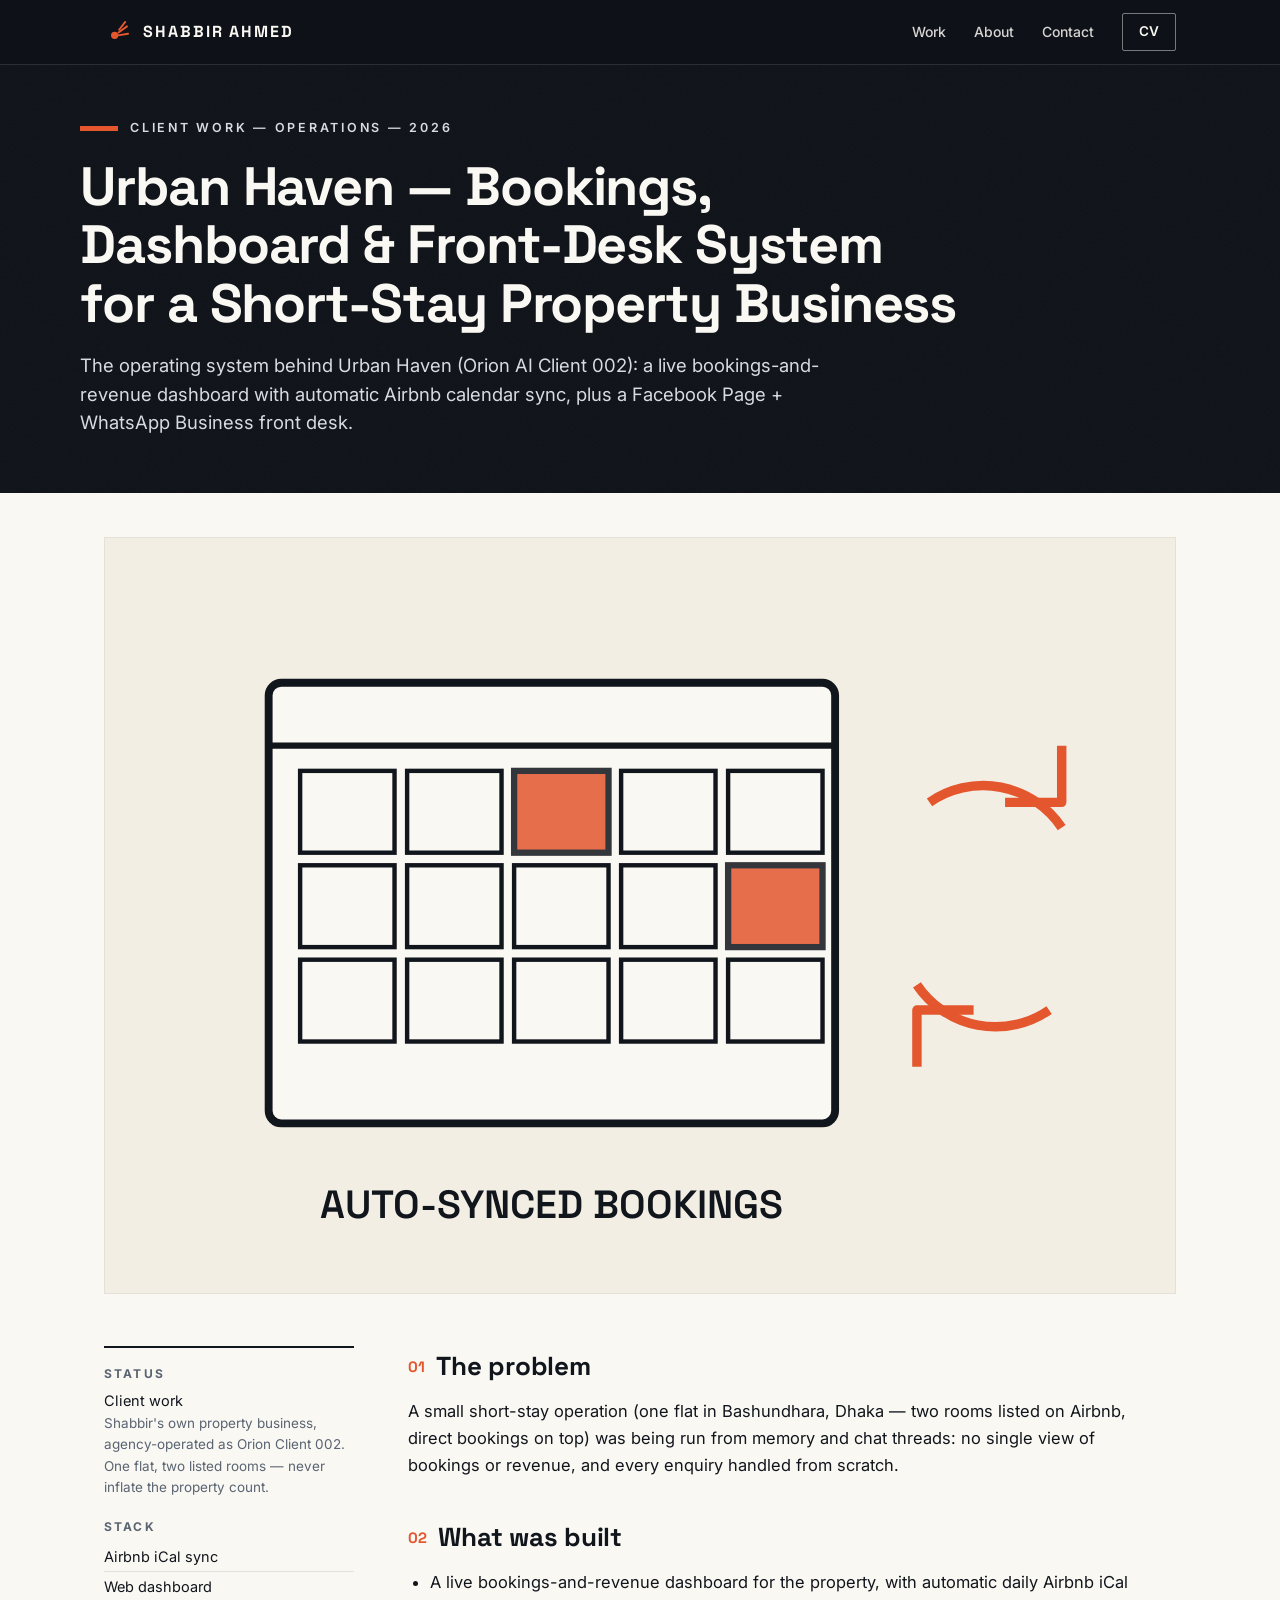
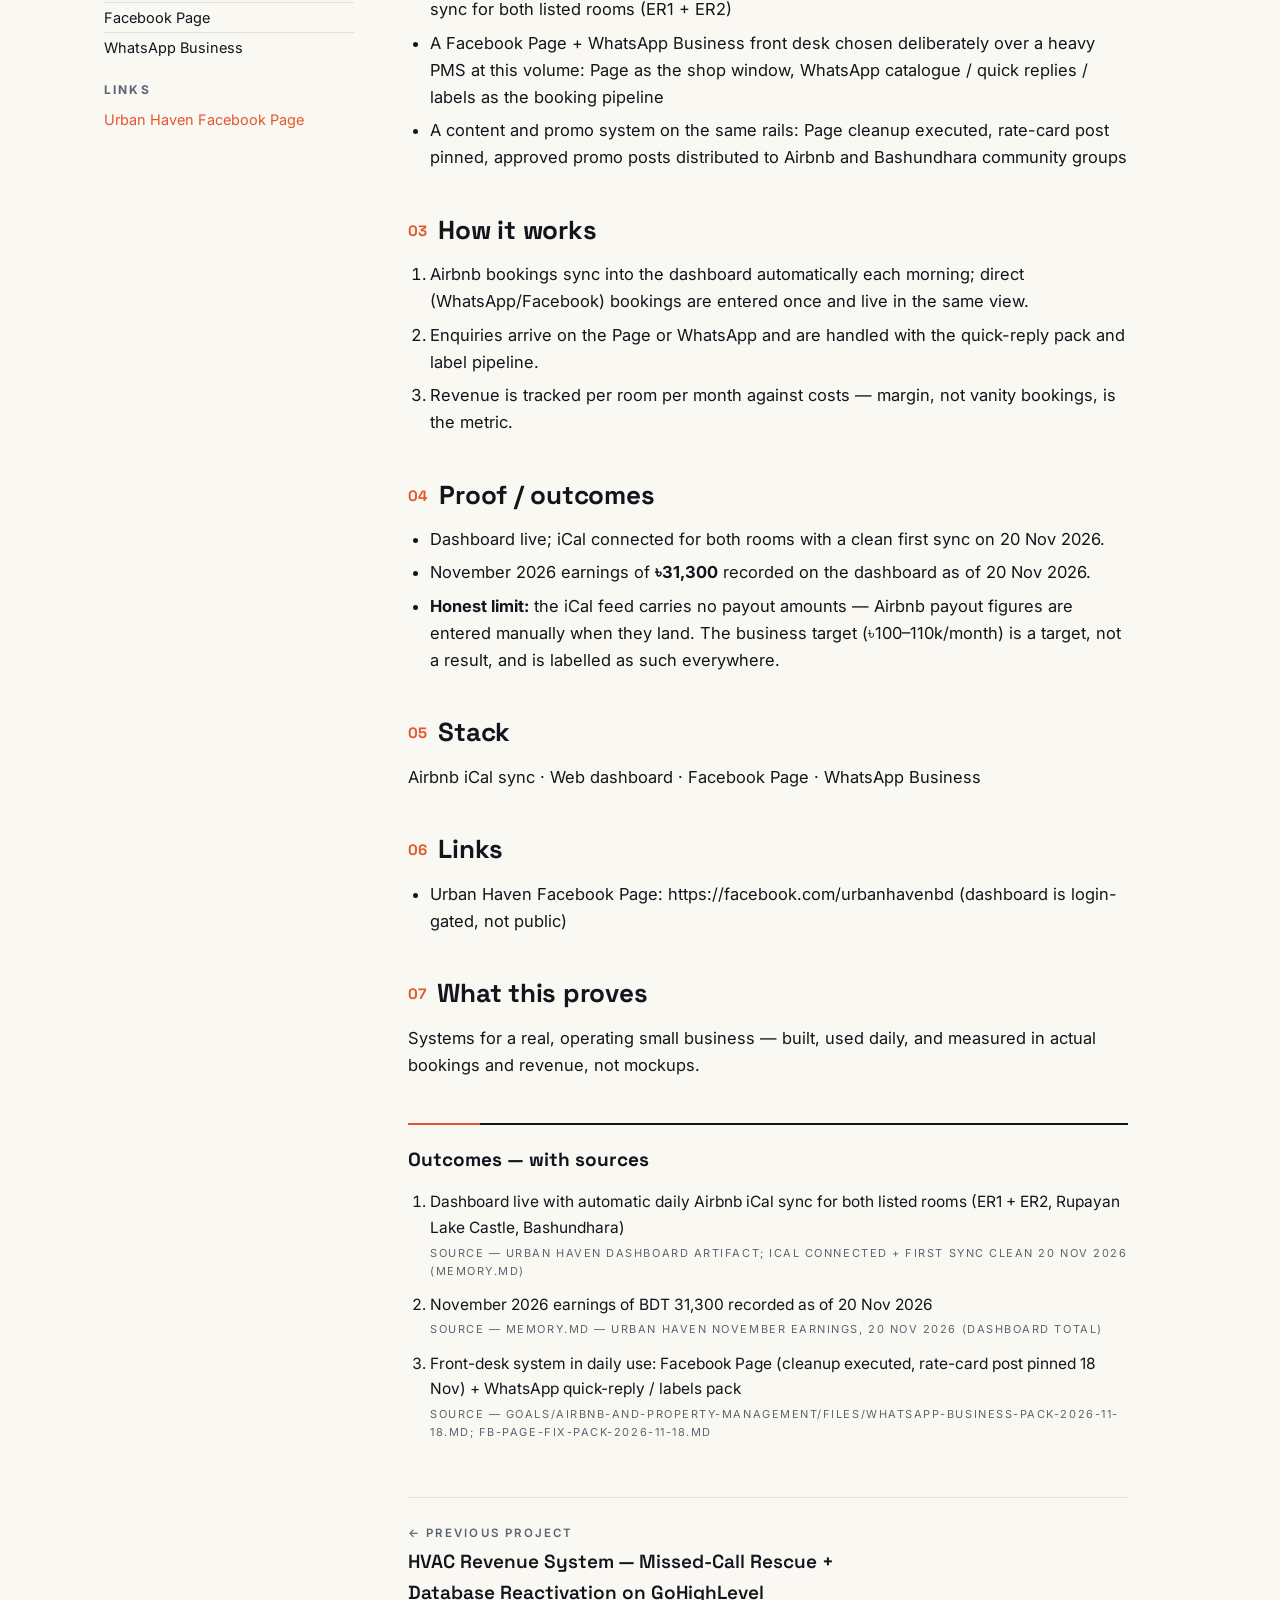
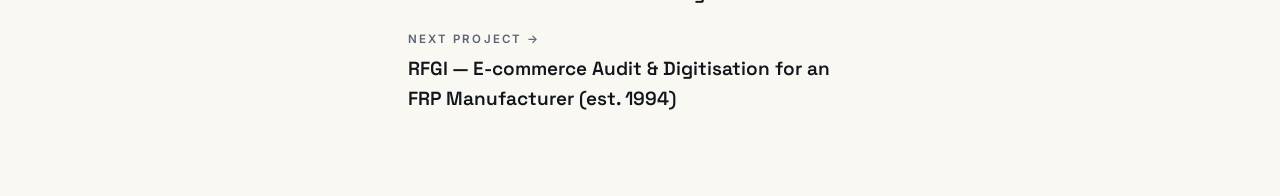
<file: projects/02-urban-haven-ops-system.html>
<!DOCTYPE html>
<html lang="en"><head><meta charset="utf-8">
<script>document.documentElement.classList.add('js')</script>
<meta name="viewport" content="width=device-width,initial-scale=1">
<meta name="description" content="The operating system behind Urban Haven (Orion AI Client 002): a live bookings-and-revenue dashboard with automatic Airbnb calendar sync, plus a Facebook Page + WhatsApp Business front desk.">
<meta property="og:title" content="Urban Haven — Bookings, Dashboard &amp; Front-Desk System for a Short-Stay Property Business — Shabbir Ahmed">
<meta property="og:description" content="The operating system behind Urban Haven (Orion AI Client 002): a live bookings-and-revenue dashboard with automatic Airbnb calendar sync, plus a Facebook Page + WhatsApp Business front desk.">
<meta property="og:type" content="website">
<title>Urban Haven — Bookings, Dashboard &amp; Front-Desk System for a Short-Stay Property Business — Shabbir Ahmed</title>
<link rel="icon" href="../favicon.svg" type="image/svg+xml">
<link rel="preconnect" href="https://fonts.googleapis.com">
<link rel="preconnect" href="https://fonts.gstatic.com" crossorigin>
<link href="https://fonts.googleapis.com/css2?family=Inter:wght@400;500;600&family=Newsreader:ital,wght@1,500&family=Space+Grotesk:wght@500;600;700&display=swap" rel="stylesheet">
<link rel="stylesheet" href="../style.css"></head><body><div id="progress"></div><div class="menubar"><div class="in">
<a class="logo" href="../index.html"><svg class="mark" viewBox="0 0 100 100" aria-hidden="true"><circle cx="38" cy="62" r="13" fill="#E4572E"/><g stroke="#E4572E" stroke-width="7" stroke-linecap="round"><line x1="52" y1="52" x2="82" y2="30"/><line x1="50" y1="62" x2="86" y2="56"/><line x1="54" y1="42" x2="76" y2="14"/></g></svg><b>SHABBIR&nbsp;AHMED</b></a>
<nav class="mlinks">
<a class="nl" href="../index.html#work">Work</a>
<a class="nl" href="../index.html#about">About</a>
<a class="nl" href="../index.html#contact">Contact</a>
<a class="cvact" href="https://shabbir09.github.io/cv/">CV</a></nav></div></div><header class="proj-hero grain"><div class="wrap proj-main"><div class="kicker anim d1">Client work — Operations — 2026</div><h1 class="anim d2">Urban Haven — Bookings, Dashboard &amp; Front-Desk System for a Short-Stay Property Business</h1><p class="sub anim d3">The operating system behind Urban Haven (Orion AI Client 002): a live bookings-and-revenue dashboard with automatic Airbnb calendar sync, plus a Facebook Page + WhatsApp Business front desk.</p></div></header><div class="proj-visual"><div class="panel"><svg viewBox="0 0 340 240" role="img" aria-label="Calendar with automatic sync"><g stroke="#11151C" stroke-width="2.5" fill="#FAF8F3"><rect x="52" y="46" width="180" height="140" rx="4"/></g><g stroke="#11151C" stroke-width="2"><line x1="52" y1="66" x2="232" y2="66"/><rect x="62" y="74" width="30" height="26" fill="none" stroke="#11151C" stroke-width="1.4"/><rect x="96" y="74" width="30" height="26" fill="none" stroke="#11151C" stroke-width="1.4"/><rect x="130" y="74" width="30" height="26" fill="#E4572E" opacity=".85"/><rect x="164" y="74" width="30" height="26" fill="none" stroke="#11151C" stroke-width="1.4"/><rect x="198" y="74" width="30" height="26" fill="none" stroke="#11151C" stroke-width="1.4"/><rect x="62" y="104" width="30" height="26" fill="none" stroke="#11151C" stroke-width="1.4"/><rect x="96" y="104" width="30" height="26" fill="none" stroke="#11151C" stroke-width="1.4"/><rect x="130" y="104" width="30" height="26" fill="none" stroke="#11151C" stroke-width="1.4"/><rect x="164" y="104" width="30" height="26" fill="none" stroke="#11151C" stroke-width="1.4"/><rect x="198" y="104" width="30" height="26" fill="#E4572E" opacity=".85"/><rect x="62" y="134" width="30" height="26" fill="none" stroke="#11151C" stroke-width="1.4"/><rect x="96" y="134" width="30" height="26" fill="none" stroke="#11151C" stroke-width="1.4"/><rect x="130" y="134" width="30" height="26" fill="none" stroke="#11151C" stroke-width="1.4"/><rect x="164" y="134" width="30" height="26" fill="none" stroke="#11151C" stroke-width="1.4"/><rect x="198" y="134" width="30" height="26" fill="none" stroke="#11151C" stroke-width="1.4"/></g><g stroke="#E4572E" stroke-width="3" fill="none"><path d="M262 84 a30 30 0 0 1 42 8"/><path d="M304 66 v18 h-18" stroke-linejoin="round"/><path d="M300 150 a30 30 0 0 1 -42 -8"/><path d="M258 168 v-18 h18" stroke-linejoin="round"/></g><g font-family="Space Grotesk" font-size="12.5" font-weight="600" fill="#11151C" text-anchor="middle"><text x="142" y="216">AUTO-SYNCED BOOKINGS</text></g></svg></div></div><div class="layout"><aside class="rail"><div class="box"><h4>Status</h4><p>Client work</p><p style="color:var(--slate);font-size:13.5px">Shabbir&#x27;s own property business, agency-operated as Orion Client 002. One flat, two listed rooms — never inflate the property count.</p><h4>Stack</h4><ul><li>Airbnb iCal sync</li><li>Web dashboard</li><li>Facebook Page</li><li>WhatsApp Business</li></ul><h4>Links</h4><ul><li><a href="https://facebook.com/urbanhavenbd">Urban Haven Facebook Page</a></li></ul></div></aside><article><h2>The problem</h2>
<p>A small short-stay operation (one flat in Bashundhara, Dhaka — two rooms listed on Airbnb, direct bookings on top) was being run from memory and chat threads: no single view of bookings or revenue, and every enquiry handled from scratch.</p>
<h2>What was built</h2>
<ul><li>A live bookings-and-revenue dashboard for the property, with automatic daily Airbnb iCal sync for both listed rooms (ER1 + ER2)</li><li>A Facebook Page + WhatsApp Business front desk chosen deliberately over a heavy PMS at this volume: Page as the shop window, WhatsApp catalogue / quick replies / labels as the booking pipeline</li><li>A content and promo system on the same rails: Page cleanup executed, rate-card post pinned, approved promo posts distributed to Airbnb and Bashundhara community groups</li></ul>
<h2>How it works</h2>
<ol><li>Airbnb bookings sync into the dashboard automatically each morning; direct (WhatsApp/Facebook) bookings are entered once and live in the same view.</li><li>Enquiries arrive on the Page or WhatsApp and are handled with the quick-reply pack and label pipeline.</li><li>Revenue is tracked per room per month against costs — margin, not vanity bookings, is the metric.</li></ol>
<h2>Proof / outcomes</h2>
<ul><li>Dashboard live; iCal connected for both rooms with a clean first sync on 20 Nov 2026.</li><li>November 2026 earnings of <strong>৳31,300</strong> recorded on the dashboard as of 20 Nov 2026.</li><li><strong>Honest limit:</strong> the iCal feed carries no payout amounts — Airbnb payout figures are entered manually when they land. The business target (৳100–110k/month) is a target, not a result, and is labelled as such everywhere.</li></ul>
<h2>Stack</h2>
<p>Airbnb iCal sync · Web dashboard · Facebook Page · WhatsApp Business</p>
<h2>Links</h2>
<ul><li>Urban Haven Facebook Page: https://facebook.com/urbanhavenbd (dashboard is login-gated, not public)</li></ul>
<h2>What this proves</h2>
<p>Systems for a real, operating small business — built, used daily, and measured in actual bookings and revenue, not mockups.</p><div class="outcomes"><h3>Outcomes — with sources</h3><ol><li>Dashboard live with automatic daily Airbnb iCal sync for both listed rooms (ER1 + ER2, Rupayan Lake Castle, Bashundhara)<span class="src">Source — Urban Haven dashboard artifact; iCal connected + first sync clean 20 Nov 2026 (MEMORY.md)</span></li><li>November 2026 earnings of BDT 31,300 recorded as of 20 Nov 2026<span class="src">Source — MEMORY.md — Urban Haven November earnings, 20 Nov 2026 (dashboard total)</span></li><li>Front-desk system in daily use: Facebook Page (cleanup executed, rate-card post pinned 18 Nov) + WhatsApp quick-reply / labels pack<span class="src">Source — goals/airbnb-and-property-management/files/whatsapp-business-pack-2026-11-18.md; fb-page-fix-pack-2026-11-18.md</span></li></ol></div><div class="prevnext"><a href="01-ghl-hvac-revenue-system.html"><small>&larr; Previous project</small>HVAC Revenue System — Missed-Call Rescue + Database Reactivation on GoHighLevel</a><a href="03-rfgi-digitization.html"><small>Next project &rarr;</small>RFGI — E-commerce Audit &amp; Digitisation for an FRP Manufacturer (est. 1994)</a></div></article></div>
<script>
document.documentElement.classList.add('js');
(function(){
  var bar=document.getElementById('progress');
  var mb=document.querySelector('.menubar');
  addEventListener('scroll',function(){
    var h=document.documentElement;
    var p=h.scrollTop/(h.scrollHeight-h.clientHeight||1);
    if(bar)bar.style.width=(p*100)+'%';
    if(mb)mb.classList.toggle('scrolled',h.scrollTop>24);
  },{passive:true});
  var io=('IntersectionObserver' in window)&&new IntersectionObserver(function(es){
    es.forEach(function(e){if(e.isIntersecting){e.target.classList.add('in');io.unobserve(e.target);}});},
    {threshold:.08});
  document.querySelectorAll('.rv').forEach(function(el){io?io.observe(el):el.classList.add('in');});
  var spy=('IntersectionObserver' in window)&&new IntersectionObserver(function(es){
    es.forEach(function(e){if(e.isIntersecting){
      document.querySelectorAll('.mlinks a.nl').forEach(function(a){
        a.classList.toggle('active',a.getAttribute('href').indexOf('#'+e.target.id)>-1);});}});},
    {rootMargin:'-40% 0px -55% 0px'});
  if(spy){['work','about','contact'].forEach(function(id){
    var s=document.getElementById(id);if(s)spy.observe(s);});}
})();
</script>
</body></html>
</file>
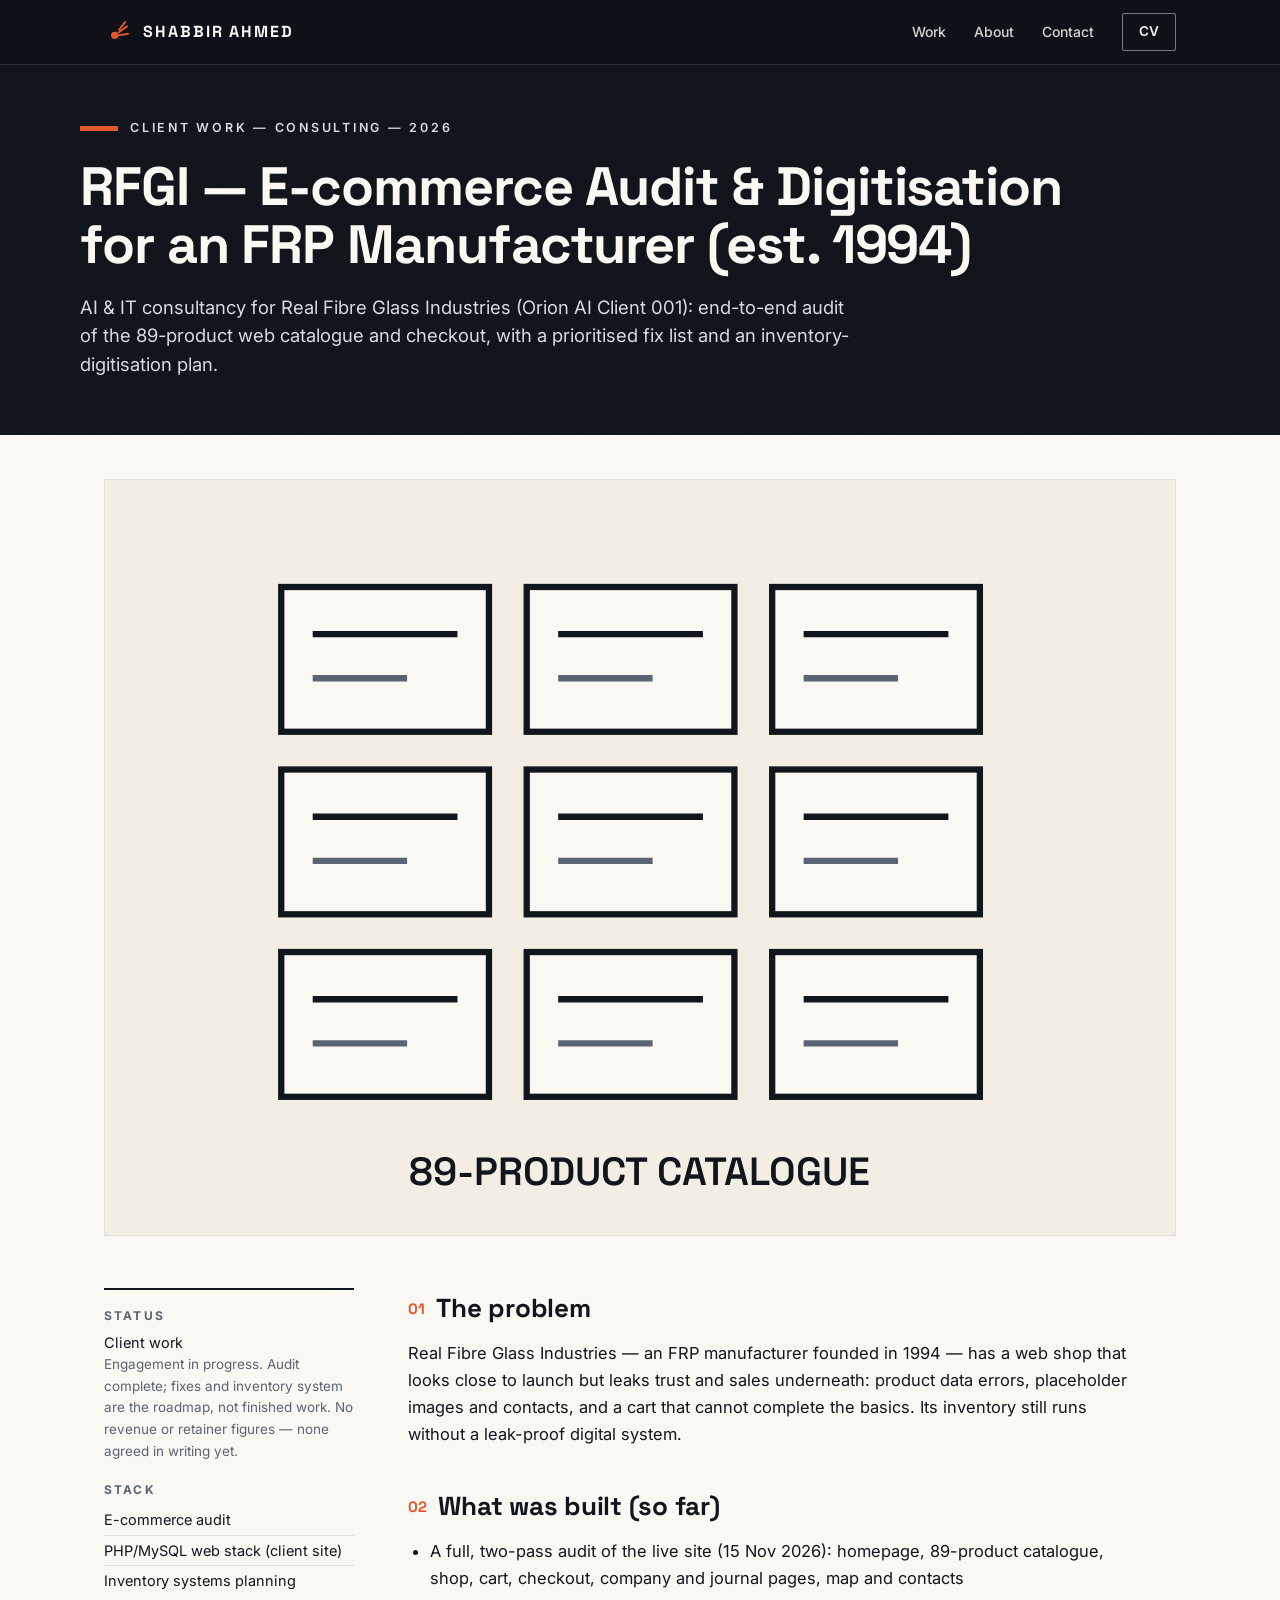
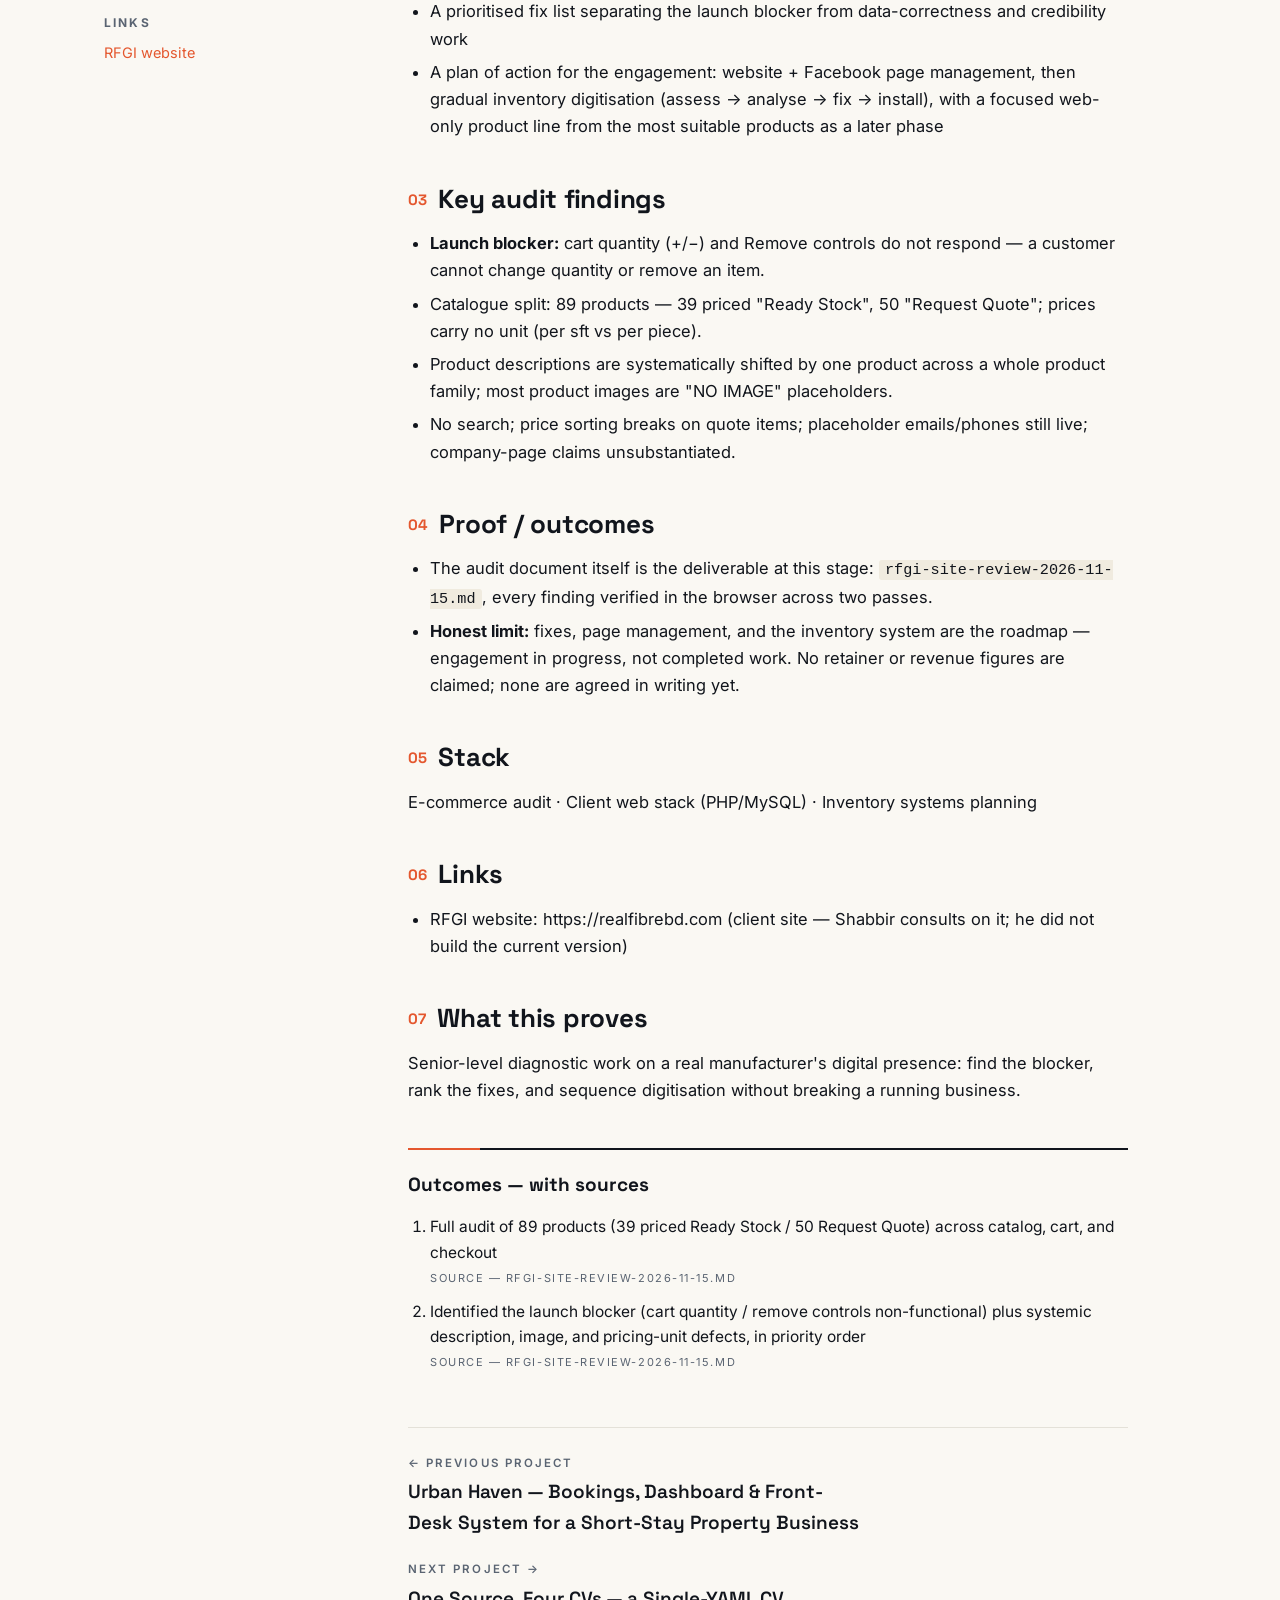
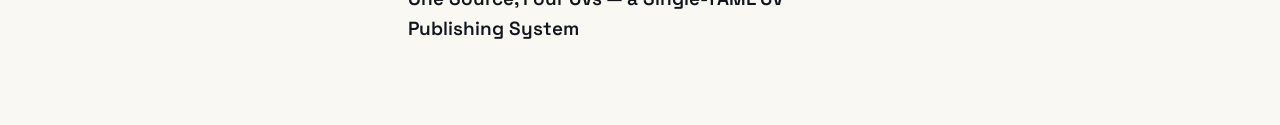
<file: projects/03-rfgi-digitization.html>
<!DOCTYPE html>
<html lang="en"><head><meta charset="utf-8">
<script>document.documentElement.classList.add('js')</script>
<meta name="viewport" content="width=device-width,initial-scale=1">
<meta name="description" content="AI &amp; IT consultancy for Real Fibre Glass Industries (Orion AI Client 001): end-to-end audit of the 89-product web catalogue and checkout, with a prioritised fix list and an inventory-digitisation plan.">
<meta property="og:title" content="RFGI — E-commerce Audit &amp; Digitisation for an FRP Manufacturer (est. 1994) — Shabbir Ahmed">
<meta property="og:description" content="AI &amp; IT consultancy for Real Fibre Glass Industries (Orion AI Client 001): end-to-end audit of the 89-product web catalogue and checkout, with a prioritised fix list and an inventory-digitisation plan.">
<meta property="og:type" content="website">
<title>RFGI — E-commerce Audit &amp; Digitisation for an FRP Manufacturer (est. 1994) — Shabbir Ahmed</title>
<link rel="icon" href="../favicon.svg" type="image/svg+xml">
<link rel="preconnect" href="https://fonts.googleapis.com">
<link rel="preconnect" href="https://fonts.gstatic.com" crossorigin>
<link href="https://fonts.googleapis.com/css2?family=Inter:wght@400;500;600&family=Newsreader:ital,wght@1,500&family=Space+Grotesk:wght@500;600;700&display=swap" rel="stylesheet">
<link rel="stylesheet" href="../style.css"></head><body><div id="progress"></div><div class="menubar"><div class="in">
<a class="logo" href="../index.html"><svg class="mark" viewBox="0 0 100 100" aria-hidden="true"><circle cx="38" cy="62" r="13" fill="#E4572E"/><g stroke="#E4572E" stroke-width="7" stroke-linecap="round"><line x1="52" y1="52" x2="82" y2="30"/><line x1="50" y1="62" x2="86" y2="56"/><line x1="54" y1="42" x2="76" y2="14"/></g></svg><b>SHABBIR&nbsp;AHMED</b></a>
<nav class="mlinks">
<a class="nl" href="../index.html#work">Work</a>
<a class="nl" href="../index.html#about">About</a>
<a class="nl" href="../index.html#contact">Contact</a>
<a class="cvact" href="https://shabbir09.github.io/cv/">CV</a></nav></div></div><header class="proj-hero grain"><div class="wrap proj-main"><div class="kicker anim d1">Client work — Consulting — 2026</div><h1 class="anim d2">RFGI — E-commerce Audit &amp; Digitisation for an FRP Manufacturer (est. 1994)</h1><p class="sub anim d3">AI &amp; IT consultancy for Real Fibre Glass Industries (Orion AI Client 001): end-to-end audit of the 89-product web catalogue and checkout, with a prioritised fix list and an inventory-digitisation plan.</p></div></header><div class="proj-visual"><div class="panel"><svg viewBox="0 0 340 240" role="img" aria-label="Product catalogue grid"><rect x="56" y="34" width="66" height="46" fill="#FAF8F3" stroke="#11151C" stroke-width="2"/><line x1="66" y1="49" x2="112" y2="49" stroke="#11151C" stroke-width="2"/><line x1="66" y1="63" x2="96" y2="63" stroke="#5A6472" stroke-width="2"/><rect x="134" y="34" width="66" height="46" fill="#FAF8F3" stroke="#11151C" stroke-width="2"/><line x1="144" y1="49" x2="190" y2="49" stroke="#11151C" stroke-width="2"/><line x1="144" y1="63" x2="174" y2="63" stroke="#5A6472" stroke-width="2"/><rect x="212" y="34" width="66" height="46" fill="#FAF8F3" stroke="#11151C" stroke-width="2"/><line x1="222" y1="49" x2="268" y2="49" stroke="#11151C" stroke-width="2"/><line x1="222" y1="63" x2="252" y2="63" stroke="#5A6472" stroke-width="2"/><rect x="56" y="92" width="66" height="46" fill="#FAF8F3" stroke="#11151C" stroke-width="2"/><line x1="66" y1="107" x2="112" y2="107" stroke="#11151C" stroke-width="2"/><line x1="66" y1="121" x2="96" y2="121" stroke="#5A6472" stroke-width="2"/><rect x="134" y="92" width="66" height="46" fill="#FAF8F3" stroke="#11151C" stroke-width="2" stroke="#E4572E"/><line x1="144" y1="107" x2="190" y2="107" stroke="#11151C" stroke-width="2"/><line x1="144" y1="121" x2="174" y2="121" stroke="#5A6472" stroke-width="2"/><rect x="212" y="92" width="66" height="46" fill="#FAF8F3" stroke="#11151C" stroke-width="2"/><line x1="222" y1="107" x2="268" y2="107" stroke="#11151C" stroke-width="2"/><line x1="222" y1="121" x2="252" y2="121" stroke="#5A6472" stroke-width="2"/><rect x="56" y="150" width="66" height="46" fill="#FAF8F3" stroke="#11151C" stroke-width="2"/><line x1="66" y1="165" x2="112" y2="165" stroke="#11151C" stroke-width="2"/><line x1="66" y1="179" x2="96" y2="179" stroke="#5A6472" stroke-width="2"/><rect x="134" y="150" width="66" height="46" fill="#FAF8F3" stroke="#11151C" stroke-width="2"/><line x1="144" y1="165" x2="190" y2="165" stroke="#11151C" stroke-width="2"/><line x1="144" y1="179" x2="174" y2="179" stroke="#5A6472" stroke-width="2"/><rect x="212" y="150" width="66" height="46" fill="#FAF8F3" stroke="#11151C" stroke-width="2"/><line x1="222" y1="165" x2="268" y2="165" stroke="#11151C" stroke-width="2"/><line x1="222" y1="179" x2="252" y2="179" stroke="#5A6472" stroke-width="2"/><g font-family="Space Grotesk" font-size="12.5" font-weight="600" fill="#11151C" text-anchor="middle"><text x="170" y="224">89-PRODUCT CATALOGUE</text></g></svg></div></div><div class="layout"><aside class="rail"><div class="box"><h4>Status</h4><p>Client work</p><p style="color:var(--slate);font-size:13.5px">Engagement in progress. Audit complete; fixes and inventory system are the roadmap, not finished work. No revenue or retainer figures — none agreed in writing yet.</p><h4>Stack</h4><ul><li>E-commerce audit</li><li>PHP/MySQL web stack (client site)</li><li>Inventory systems planning</li></ul><h4>Links</h4><ul><li><a href="https://realfibrebd.com">RFGI website</a></li></ul></div></aside><article><h2>The problem</h2>
<p>Real Fibre Glass Industries — an FRP manufacturer founded in 1994 — has a web shop that looks close to launch but leaks trust and sales underneath: product data errors, placeholder images and contacts, and a cart that cannot complete the basics. Its inventory still runs without a leak-proof digital system.</p>
<h2>What was built (so far)</h2>
<ul><li>A full, two-pass audit of the live site (15 Nov 2026): homepage, 89-product catalogue, shop, cart, checkout, company and journal pages, map and contacts</li><li>A prioritised fix list separating the launch blocker from data-correctness and credibility work</li><li>A plan of action for the engagement: website + Facebook page management, then gradual inventory digitisation (assess → analyse → fix → install), with a focused web-only product line from the most suitable products as a later phase</li></ul>
<h2>Key audit findings</h2>
<ul><li><strong>Launch blocker:</strong> cart quantity (+/−) and Remove controls do not respond — a customer cannot change quantity or remove an item.</li><li>Catalogue split: 89 products — 39 priced &quot;Ready Stock&quot;, 50 &quot;Request Quote&quot;; prices carry no unit (per sft vs per piece).</li><li>Product descriptions are systematically shifted by one product across a whole product family; most product images are &quot;NO IMAGE&quot; placeholders.</li><li>No search; price sorting breaks on quote items; placeholder emails/phones still live; company-page claims unsubstantiated.</li></ul>
<h2>Proof / outcomes</h2>
<ul><li>The audit document itself is the deliverable at this stage: <code>rfgi-site-review-2026-11-15.md</code>, every finding verified in the browser across two passes.</li><li><strong>Honest limit:</strong> fixes, page management, and the inventory system are the roadmap — engagement in progress, not completed work. No retainer or revenue figures are claimed; none are agreed in writing yet.</li></ul>
<h2>Stack</h2>
<p>E-commerce audit · Client web stack (PHP/MySQL) · Inventory systems planning</p>
<h2>Links</h2>
<ul><li>RFGI website: https://realfibrebd.com (client site — Shabbir consults on it; he did not build the current version)</li></ul>
<h2>What this proves</h2>
<p>Senior-level diagnostic work on a real manufacturer&#x27;s digital presence: find the blocker, rank the fixes, and sequence digitisation without breaking a running business.</p><div class="outcomes"><h3>Outcomes — with sources</h3><ol><li>Full audit of 89 products (39 priced Ready Stock / 50 Request Quote) across catalog, cart, and checkout<span class="src">Source — rfgi-site-review-2026-11-15.md</span></li><li>Identified the launch blocker (cart quantity / remove controls non-functional) plus systemic description, image, and pricing-unit defects, in priority order<span class="src">Source — rfgi-site-review-2026-11-15.md</span></li></ol></div><div class="prevnext"><a href="02-urban-haven-ops-system.html"><small>&larr; Previous project</small>Urban Haven — Bookings, Dashboard &amp; Front-Desk System for a Short-Stay Property Business</a><a href="04-cv-system.html"><small>Next project &rarr;</small>One Source, Four CVs — a Single-YAML CV Publishing System</a></div></article></div>
<script>
document.documentElement.classList.add('js');
(function(){
  var bar=document.getElementById('progress');
  var mb=document.querySelector('.menubar');
  addEventListener('scroll',function(){
    var h=document.documentElement;
    var p=h.scrollTop/(h.scrollHeight-h.clientHeight||1);
    if(bar)bar.style.width=(p*100)+'%';
    if(mb)mb.classList.toggle('scrolled',h.scrollTop>24);
  },{passive:true});
  var io=('IntersectionObserver' in window)&&new IntersectionObserver(function(es){
    es.forEach(function(e){if(e.isIntersecting){e.target.classList.add('in');io.unobserve(e.target);}});},
    {threshold:.08});
  document.querySelectorAll('.rv').forEach(function(el){io?io.observe(el):el.classList.add('in');});
  var spy=('IntersectionObserver' in window)&&new IntersectionObserver(function(es){
    es.forEach(function(e){if(e.isIntersecting){
      document.querySelectorAll('.mlinks a.nl').forEach(function(a){
        a.classList.toggle('active',a.getAttribute('href').indexOf('#'+e.target.id)>-1);});}});},
    {rootMargin:'-40% 0px -55% 0px'});
  if(spy){['work','about','contact'].forEach(function(id){
    var s=document.getElementById(id);if(s)spy.observe(s);});}
})();
</script>
</body></html>
</file>
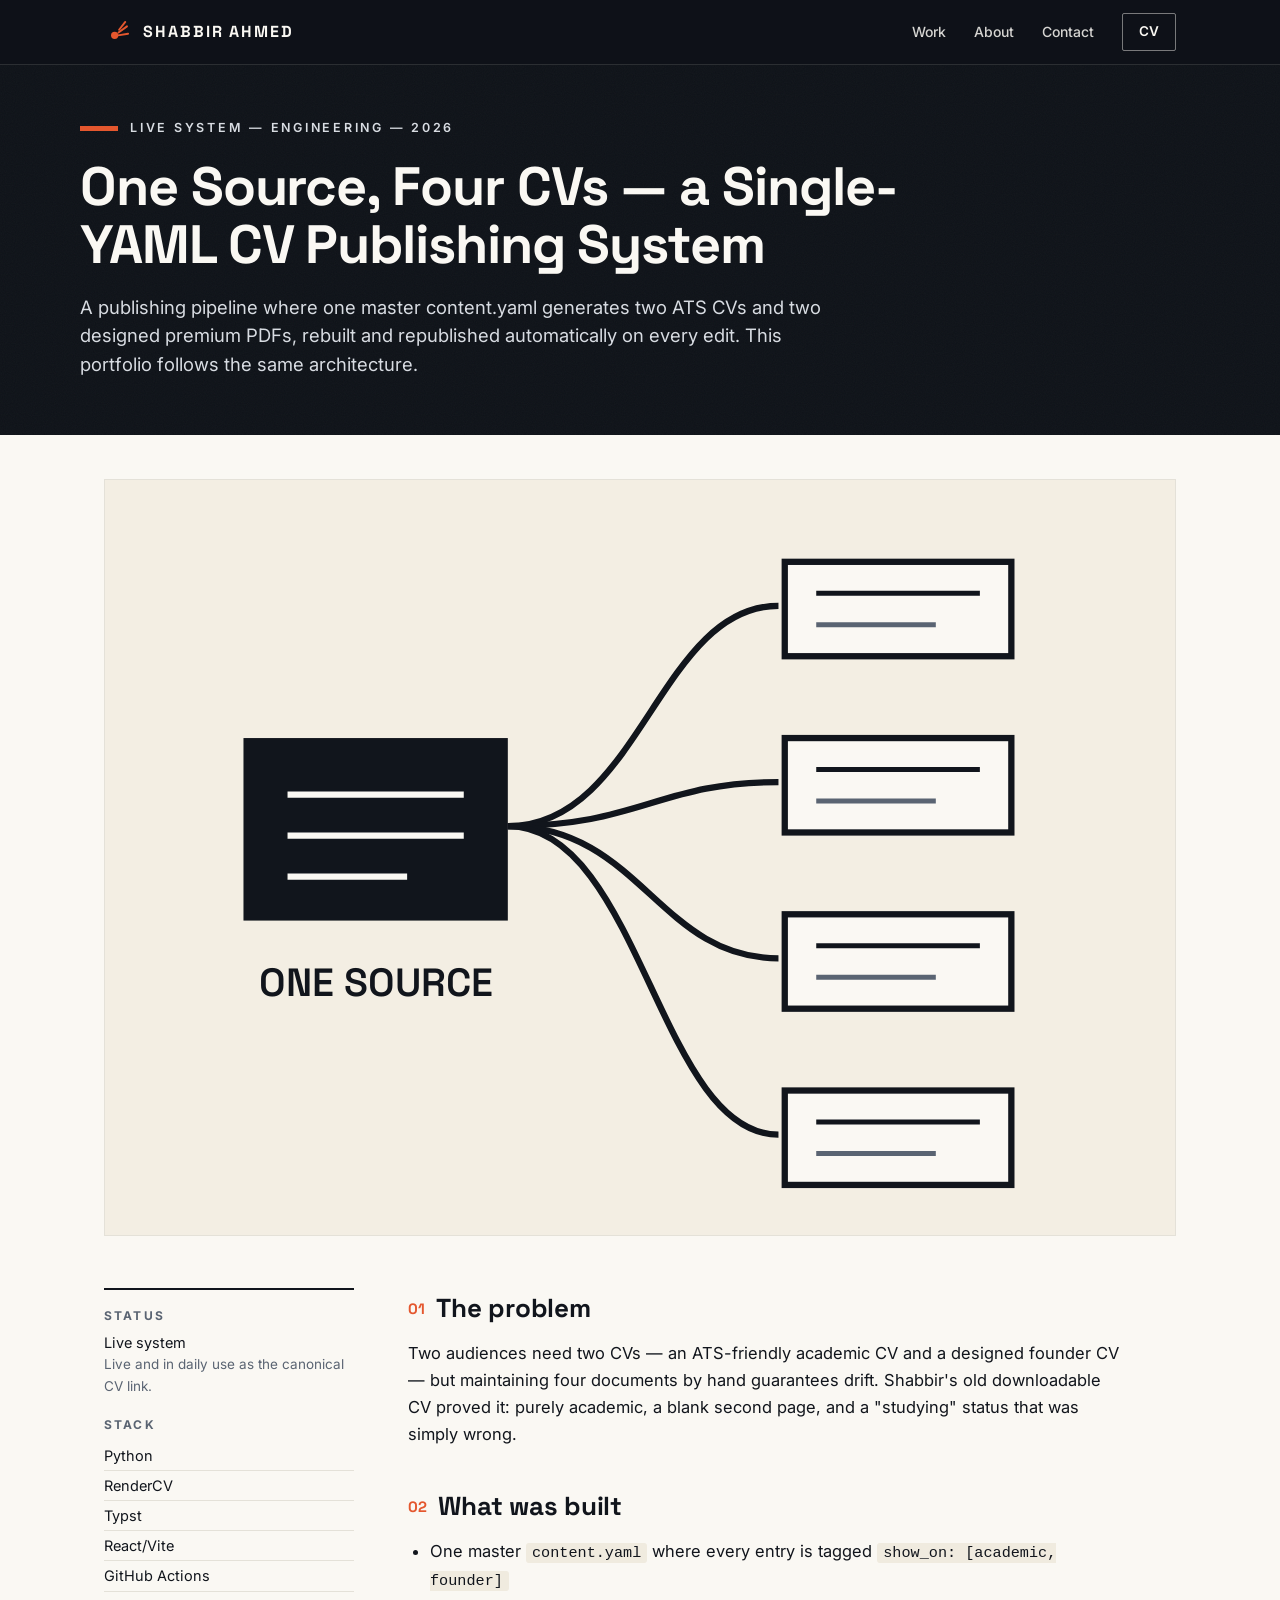
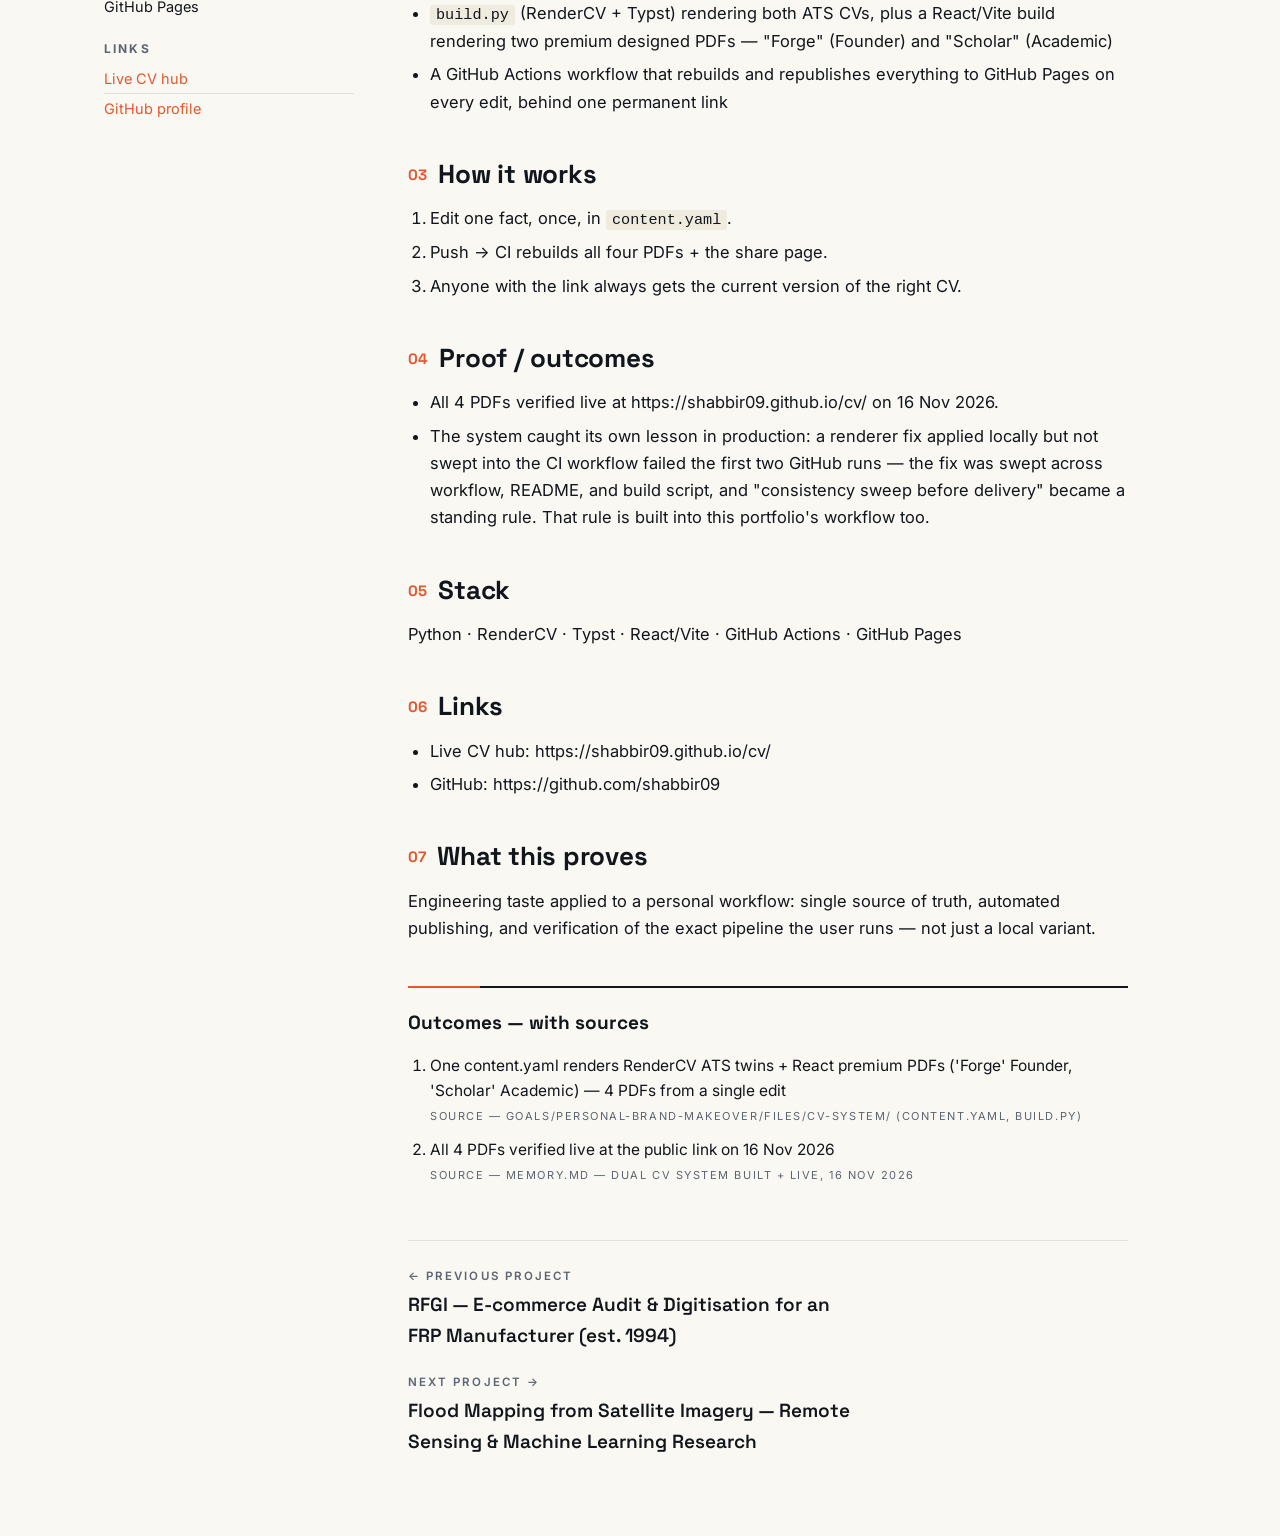
<file: projects/04-cv-system.html>
<!DOCTYPE html>
<html lang="en"><head><meta charset="utf-8">
<script>document.documentElement.classList.add('js')</script>
<meta name="viewport" content="width=device-width,initial-scale=1">
<meta name="description" content="A publishing pipeline where one master content.yaml generates two ATS CVs and two designed premium PDFs, rebuilt and republished automatically on every edit. This portfolio follows the same architecture.">
<meta property="og:title" content="One Source, Four CVs — a Single-YAML CV Publishing System — Shabbir Ahmed">
<meta property="og:description" content="A publishing pipeline where one master content.yaml generates two ATS CVs and two designed premium PDFs, rebuilt and republished automatically on every edit. This portfolio follows the same architecture.">
<meta property="og:type" content="website">
<title>One Source, Four CVs — a Single-YAML CV Publishing System — Shabbir Ahmed</title>
<link rel="icon" href="../favicon.svg" type="image/svg+xml">
<link rel="preconnect" href="https://fonts.googleapis.com">
<link rel="preconnect" href="https://fonts.gstatic.com" crossorigin>
<link href="https://fonts.googleapis.com/css2?family=Inter:wght@400;500;600&family=Newsreader:ital,wght@1,500&family=Space+Grotesk:wght@500;600;700&display=swap" rel="stylesheet">
<link rel="stylesheet" href="../style.css"></head><body><div id="progress"></div><div class="menubar"><div class="in">
<a class="logo" href="../index.html"><svg class="mark" viewBox="0 0 100 100" aria-hidden="true"><circle cx="38" cy="62" r="13" fill="#E4572E"/><g stroke="#E4572E" stroke-width="7" stroke-linecap="round"><line x1="52" y1="52" x2="82" y2="30"/><line x1="50" y1="62" x2="86" y2="56"/><line x1="54" y1="42" x2="76" y2="14"/></g></svg><b>SHABBIR&nbsp;AHMED</b></a>
<nav class="mlinks">
<a class="nl" href="../index.html#work">Work</a>
<a class="nl" href="../index.html#about">About</a>
<a class="nl" href="../index.html#contact">Contact</a>
<a class="cvact" href="https://shabbir09.github.io/cv/">CV</a></nav></div></div><header class="proj-hero grain"><div class="wrap proj-main"><div class="kicker anim d1">Live system — Engineering — 2026</div><h1 class="anim d2">One Source, Four CVs — a Single-YAML CV Publishing System</h1><p class="sub anim d3">A publishing pipeline where one master content.yaml generates two ATS CVs and two designed premium PDFs, rebuilt and republished automatically on every edit. This portfolio follows the same architecture.</p></div></header><div class="proj-visual"><div class="panel"><svg viewBox="0 0 340 240" role="img" aria-label="One source file generating four documents"><rect x="44" y="82" width="84" height="58" fill="#11151C"/><g stroke="#FAF8F3" stroke-width="2"><line x1="58" y1="100" x2="114" y2="100"/><line x1="58" y1="113" x2="114" y2="113"/><line x1="58" y1="126" x2="96" y2="126"/></g><path d="M128 110 C 170 110, 176 40, 214 40" stroke="#11151C" stroke-width="2" fill="none"/><rect x="216" y="26" width="72" height="30" fill="#FAF8F3" stroke="#11151C" stroke-width="2"/><line x1="226" y1="36" x2="278" y2="36" stroke="#11151C" stroke-width="1.6"/><line x1="226" y1="46" x2="264" y2="46" stroke="#5A6472" stroke-width="1.6"/><path d="M128 110 C 170 110, 176 96, 214 96" stroke="#11151C" stroke-width="2" fill="none"/><rect x="216" y="82" width="72" height="30" fill="#FAF8F3" stroke="#11151C" stroke-width="2" stroke="#E4572E"/><line x1="226" y1="92" x2="278" y2="92" stroke="#11151C" stroke-width="1.6"/><line x1="226" y1="102" x2="264" y2="102" stroke="#5A6472" stroke-width="1.6"/><path d="M128 110 C 170 110, 176 152, 214 152" stroke="#11151C" stroke-width="2" fill="none"/><rect x="216" y="138" width="72" height="30" fill="#FAF8F3" stroke="#11151C" stroke-width="2"/><line x1="226" y1="148" x2="278" y2="148" stroke="#11151C" stroke-width="1.6"/><line x1="226" y1="158" x2="264" y2="158" stroke="#5A6472" stroke-width="1.6"/><path d="M128 110 C 170 110, 176 208, 214 208" stroke="#11151C" stroke-width="2" fill="none"/><rect x="216" y="194" width="72" height="30" fill="#FAF8F3" stroke="#11151C" stroke-width="2"/><line x1="226" y1="204" x2="278" y2="204" stroke="#11151C" stroke-width="1.6"/><line x1="226" y1="214" x2="264" y2="214" stroke="#5A6472" stroke-width="1.6"/><g font-family="Space Grotesk" font-size="12.5" font-weight="600" fill="#11151C" text-anchor="middle"><text x="86" y="164">ONE SOURCE</text></g></svg></div></div><div class="layout"><aside class="rail"><div class="box"><h4>Status</h4><p>Live system</p><p style="color:var(--slate);font-size:13.5px">Live and in daily use as the canonical CV link.</p><h4>Stack</h4><ul><li>Python</li><li>RenderCV</li><li>Typst</li><li>React/Vite</li><li>GitHub Actions</li><li>GitHub Pages</li></ul><h4>Links</h4><ul><li><a href="https://shabbir09.github.io/cv/">Live CV hub</a></li><li><a href="https://github.com/shabbir09">GitHub profile</a></li></ul></div></aside><article><h2>The problem</h2>
<p>Two audiences need two CVs — an ATS-friendly academic CV and a designed founder CV — but maintaining four documents by hand guarantees drift. Shabbir&#x27;s old downloadable CV proved it: purely academic, a blank second page, and a &quot;studying&quot; status that was simply wrong.</p>
<h2>What was built</h2>
<ul><li>One master <code>content.yaml</code> where every entry is tagged <code>show_on: [academic, founder]</code></li><li><code>build.py</code> (RenderCV + Typst) rendering both ATS CVs, plus a React/Vite build rendering two premium designed PDFs — &quot;Forge&quot; (Founder) and &quot;Scholar&quot; (Academic)</li><li>A GitHub Actions workflow that rebuilds and republishes everything to GitHub Pages on every edit, behind one permanent link</li></ul>
<h2>How it works</h2>
<ol><li>Edit one fact, once, in <code>content.yaml</code>.</li><li>Push → CI rebuilds all four PDFs + the share page.</li><li>Anyone with the link always gets the current version of the right CV.</li></ol>
<h2>Proof / outcomes</h2>
<ul><li>All 4 PDFs verified live at https://shabbir09.github.io/cv/ on 16 Nov 2026.</li><li>The system caught its own lesson in production: a renderer fix applied locally but not swept into the CI workflow failed the first two GitHub runs — the fix was swept across workflow, README, and build script, and &quot;consistency sweep before delivery&quot; became a standing rule. That rule is built into this portfolio&#x27;s workflow too.</li></ul>
<h2>Stack</h2>
<p>Python · RenderCV · Typst · React/Vite · GitHub Actions · GitHub Pages</p>
<h2>Links</h2>
<ul><li>Live CV hub: https://shabbir09.github.io/cv/</li><li>GitHub: https://github.com/shabbir09</li></ul>
<h2>What this proves</h2>
<p>Engineering taste applied to a personal workflow: single source of truth, automated publishing, and verification of the exact pipeline the user runs — not just a local variant.</p><div class="outcomes"><h3>Outcomes — with sources</h3><ol><li>One content.yaml renders RenderCV ATS twins + React premium PDFs (&#x27;Forge&#x27; Founder, &#x27;Scholar&#x27; Academic) — 4 PDFs from a single edit<span class="src">Source — goals/personal-brand-makeover/files/cv-system/ (content.yaml, build.py)</span></li><li>All 4 PDFs verified live at the public link on 16 Nov 2026<span class="src">Source — MEMORY.md — Dual CV system built + live, 16 Nov 2026</span></li></ol></div><div class="prevnext"><a href="03-rfgi-digitization.html"><small>&larr; Previous project</small>RFGI — E-commerce Audit &amp; Digitisation for an FRP Manufacturer (est. 1994)</a><a href="05-flood-mapping-research.html"><small>Next project &rarr;</small>Flood Mapping from Satellite Imagery — Remote Sensing &amp; Machine Learning Research</a></div></article></div>
<script>
document.documentElement.classList.add('js');
(function(){
  var bar=document.getElementById('progress');
  var mb=document.querySelector('.menubar');
  addEventListener('scroll',function(){
    var h=document.documentElement;
    var p=h.scrollTop/(h.scrollHeight-h.clientHeight||1);
    if(bar)bar.style.width=(p*100)+'%';
    if(mb)mb.classList.toggle('scrolled',h.scrollTop>24);
  },{passive:true});
  var io=('IntersectionObserver' in window)&&new IntersectionObserver(function(es){
    es.forEach(function(e){if(e.isIntersecting){e.target.classList.add('in');io.unobserve(e.target);}});},
    {threshold:.08});
  document.querySelectorAll('.rv').forEach(function(el){io?io.observe(el):el.classList.add('in');});
  var spy=('IntersectionObserver' in window)&&new IntersectionObserver(function(es){
    es.forEach(function(e){if(e.isIntersecting){
      document.querySelectorAll('.mlinks a.nl').forEach(function(a){
        a.classList.toggle('active',a.getAttribute('href').indexOf('#'+e.target.id)>-1);});}});},
    {rootMargin:'-40% 0px -55% 0px'});
  if(spy){['work','about','contact'].forEach(function(id){
    var s=document.getElementById(id);if(s)spy.observe(s);});}
})();
</script>
</body></html>
</file>
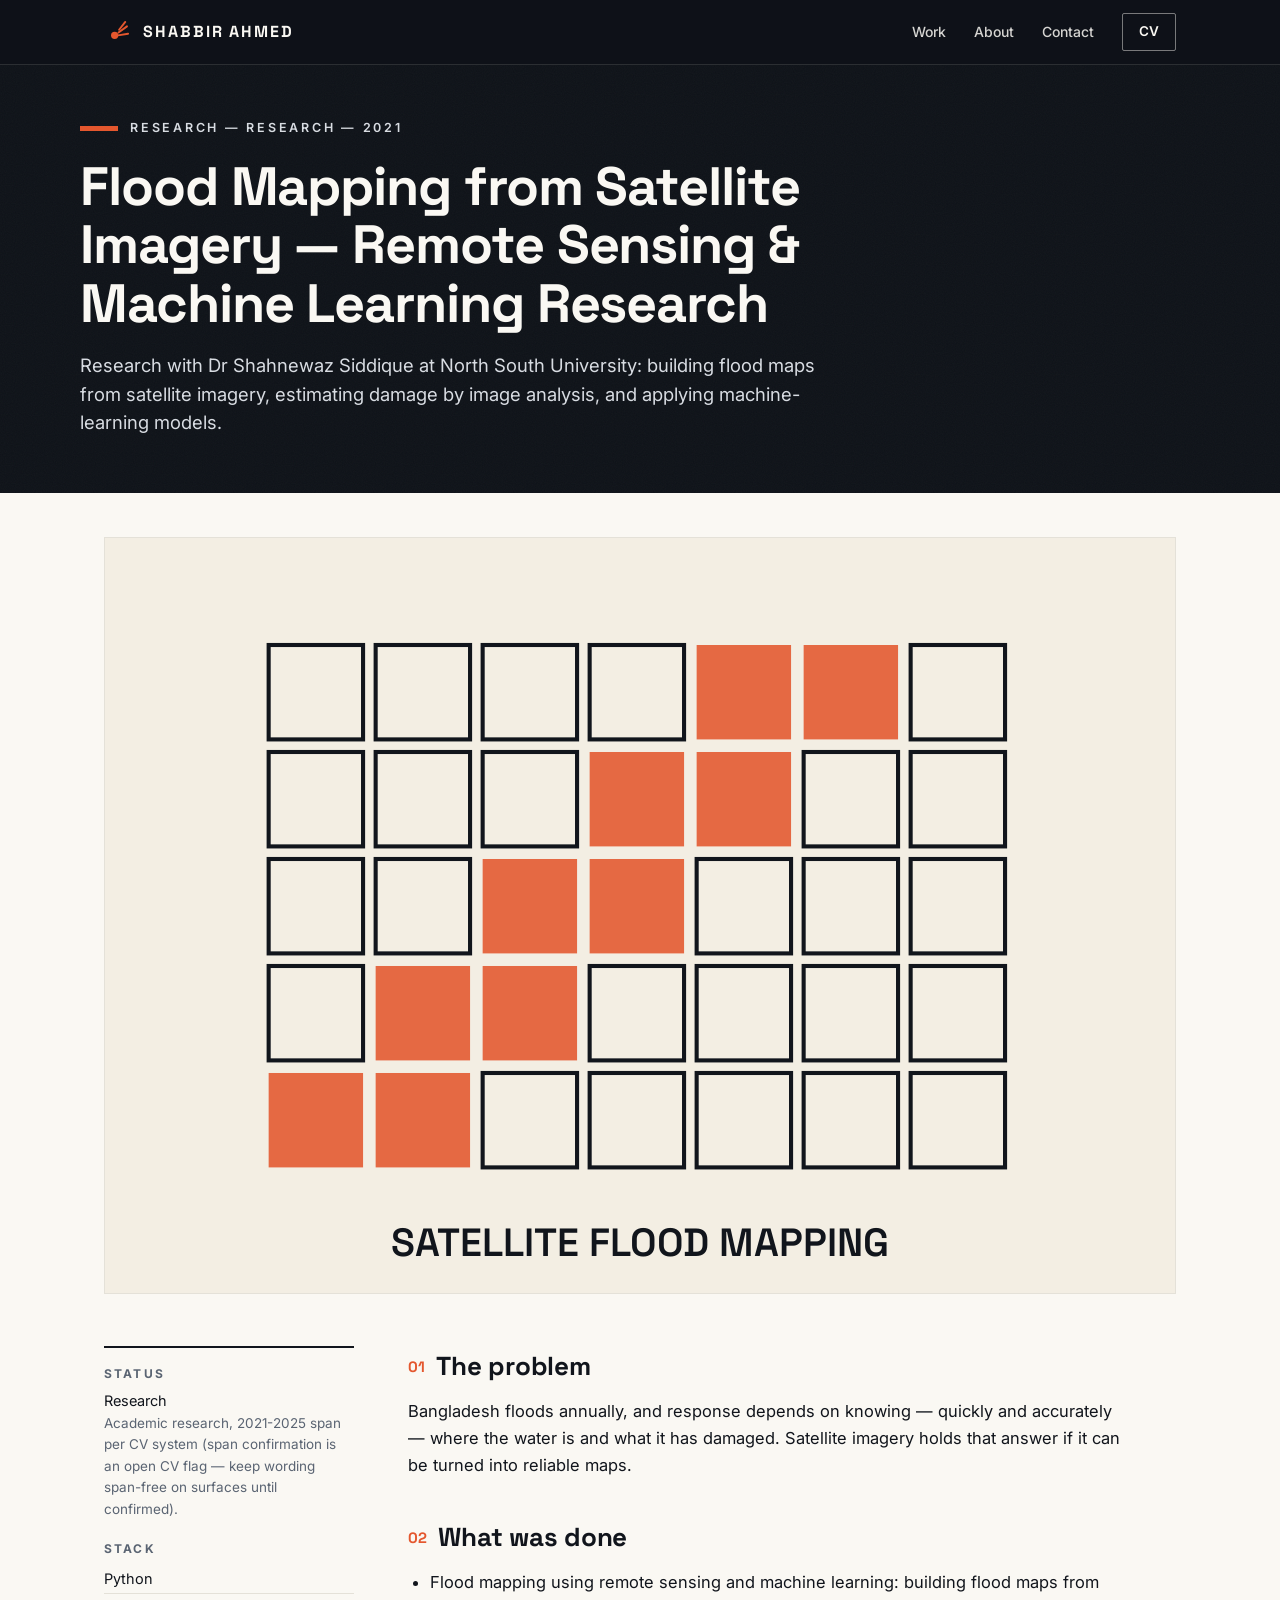
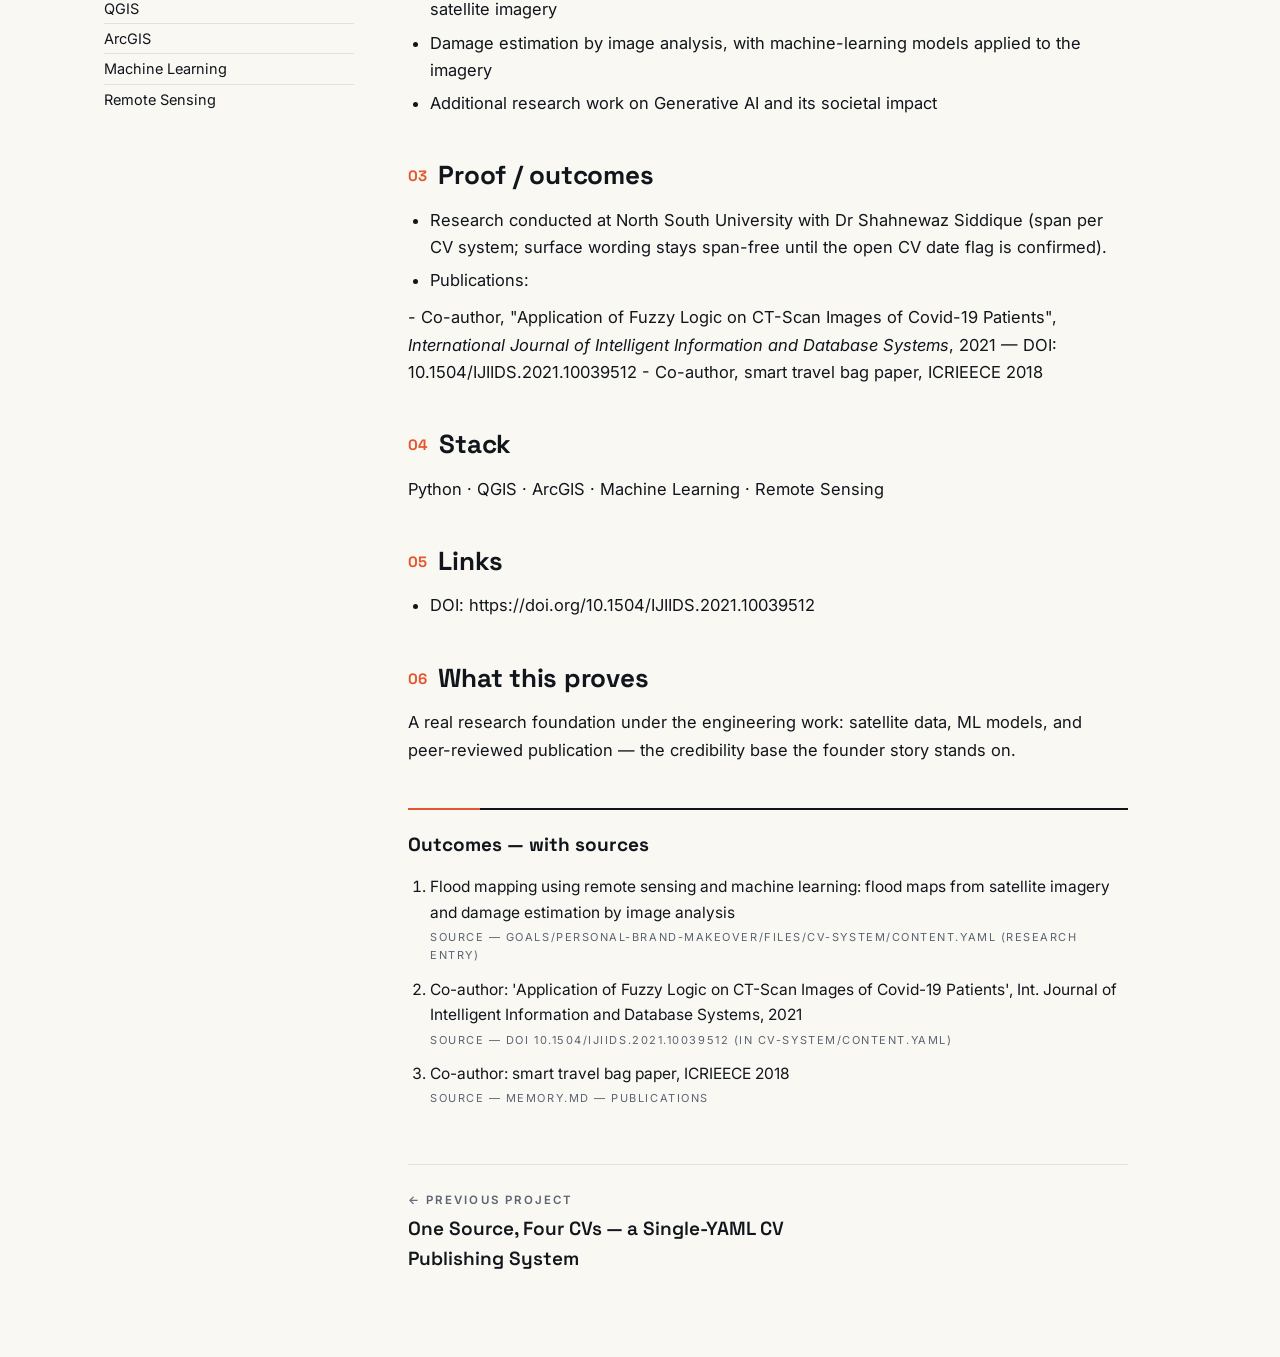
<file: projects/05-flood-mapping-research.html>
<!DOCTYPE html>
<html lang="en"><head><meta charset="utf-8">
<script>document.documentElement.classList.add('js')</script>
<meta name="viewport" content="width=device-width,initial-scale=1">
<meta name="description" content="Research with Dr Shahnewaz Siddique at North South University: building flood maps from satellite imagery, estimating damage by image analysis, and applying machine-learning models.">
<meta property="og:title" content="Flood Mapping from Satellite Imagery — Remote Sensing &amp; Machine Learning Research — Shabbir Ahmed">
<meta property="og:description" content="Research with Dr Shahnewaz Siddique at North South University: building flood maps from satellite imagery, estimating damage by image analysis, and applying machine-learning models.">
<meta property="og:type" content="website">
<title>Flood Mapping from Satellite Imagery — Remote Sensing &amp; Machine Learning Research — Shabbir Ahmed</title>
<link rel="icon" href="../favicon.svg" type="image/svg+xml">
<link rel="preconnect" href="https://fonts.googleapis.com">
<link rel="preconnect" href="https://fonts.gstatic.com" crossorigin>
<link href="https://fonts.googleapis.com/css2?family=Inter:wght@400;500;600&family=Newsreader:ital,wght@1,500&family=Space+Grotesk:wght@500;600;700&display=swap" rel="stylesheet">
<link rel="stylesheet" href="../style.css"></head><body><div id="progress"></div><div class="menubar"><div class="in">
<a class="logo" href="../index.html"><svg class="mark" viewBox="0 0 100 100" aria-hidden="true"><circle cx="38" cy="62" r="13" fill="#E4572E"/><g stroke="#E4572E" stroke-width="7" stroke-linecap="round"><line x1="52" y1="52" x2="82" y2="30"/><line x1="50" y1="62" x2="86" y2="56"/><line x1="54" y1="42" x2="76" y2="14"/></g></svg><b>SHABBIR&nbsp;AHMED</b></a>
<nav class="mlinks">
<a class="nl" href="../index.html#work">Work</a>
<a class="nl" href="../index.html#about">About</a>
<a class="nl" href="../index.html#contact">Contact</a>
<a class="cvact" href="https://shabbir09.github.io/cv/">CV</a></nav></div></div><header class="proj-hero grain"><div class="wrap proj-main"><div class="kicker anim d1">Research — Research — 2021</div><h1 class="anim d2">Flood Mapping from Satellite Imagery — Remote Sensing &amp; Machine Learning Research</h1><p class="sub anim d3">Research with Dr Shahnewaz Siddique at North South University: building flood maps from satellite imagery, estimating damage by image analysis, and applying machine-learning models.</p></div></header><div class="proj-visual"><div class="panel"><svg viewBox="0 0 340 240" role="img" aria-label="Satellite image grid with a flood path"><rect x="52" y="34" width="30" height="30" fill="none" stroke="#11151C" stroke-width="1.3"/><rect x="86" y="34" width="30" height="30" fill="none" stroke="#11151C" stroke-width="1.3"/><rect x="120" y="34" width="30" height="30" fill="none" stroke="#11151C" stroke-width="1.3"/><rect x="154" y="34" width="30" height="30" fill="none" stroke="#11151C" stroke-width="1.3"/><rect x="188" y="34" width="30" height="30" fill="#E4572E" opacity=".88"/><rect x="222" y="34" width="30" height="30" fill="#E4572E" opacity=".88"/><rect x="256" y="34" width="30" height="30" fill="none" stroke="#11151C" stroke-width="1.3"/><rect x="52" y="68" width="30" height="30" fill="none" stroke="#11151C" stroke-width="1.3"/><rect x="86" y="68" width="30" height="30" fill="none" stroke="#11151C" stroke-width="1.3"/><rect x="120" y="68" width="30" height="30" fill="none" stroke="#11151C" stroke-width="1.3"/><rect x="154" y="68" width="30" height="30" fill="#E4572E" opacity=".88"/><rect x="188" y="68" width="30" height="30" fill="#E4572E" opacity=".88"/><rect x="222" y="68" width="30" height="30" fill="none" stroke="#11151C" stroke-width="1.3"/><rect x="256" y="68" width="30" height="30" fill="none" stroke="#11151C" stroke-width="1.3"/><rect x="52" y="102" width="30" height="30" fill="none" stroke="#11151C" stroke-width="1.3"/><rect x="86" y="102" width="30" height="30" fill="none" stroke="#11151C" stroke-width="1.3"/><rect x="120" y="102" width="30" height="30" fill="#E4572E" opacity=".88"/><rect x="154" y="102" width="30" height="30" fill="#E4572E" opacity=".88"/><rect x="188" y="102" width="30" height="30" fill="none" stroke="#11151C" stroke-width="1.3"/><rect x="222" y="102" width="30" height="30" fill="none" stroke="#11151C" stroke-width="1.3"/><rect x="256" y="102" width="30" height="30" fill="none" stroke="#11151C" stroke-width="1.3"/><rect x="52" y="136" width="30" height="30" fill="none" stroke="#11151C" stroke-width="1.3"/><rect x="86" y="136" width="30" height="30" fill="#E4572E" opacity=".88"/><rect x="120" y="136" width="30" height="30" fill="#E4572E" opacity=".88"/><rect x="154" y="136" width="30" height="30" fill="none" stroke="#11151C" stroke-width="1.3"/><rect x="188" y="136" width="30" height="30" fill="none" stroke="#11151C" stroke-width="1.3"/><rect x="222" y="136" width="30" height="30" fill="none" stroke="#11151C" stroke-width="1.3"/><rect x="256" y="136" width="30" height="30" fill="none" stroke="#11151C" stroke-width="1.3"/><rect x="52" y="170" width="30" height="30" fill="#E4572E" opacity=".88"/><rect x="86" y="170" width="30" height="30" fill="#E4572E" opacity=".88"/><rect x="120" y="170" width="30" height="30" fill="none" stroke="#11151C" stroke-width="1.3"/><rect x="154" y="170" width="30" height="30" fill="none" stroke="#11151C" stroke-width="1.3"/><rect x="188" y="170" width="30" height="30" fill="none" stroke="#11151C" stroke-width="1.3"/><rect x="222" y="170" width="30" height="30" fill="none" stroke="#11151C" stroke-width="1.3"/><rect x="256" y="170" width="30" height="30" fill="none" stroke="#11151C" stroke-width="1.3"/><g font-family="Space Grotesk" font-size="12.5" font-weight="600" fill="#11151C" text-anchor="middle"><text x="170" y="228">SATELLITE FLOOD MAPPING</text></g></svg></div></div><div class="layout"><aside class="rail"><div class="box"><h4>Status</h4><p>Research</p><p style="color:var(--slate);font-size:13.5px">Academic research, 2021-2025 span per CV system (span confirmation is an open CV flag — keep wording span-free on surfaces until confirmed).</p><h4>Stack</h4><ul><li>Python</li><li>QGIS</li><li>ArcGIS</li><li>Machine Learning</li><li>Remote Sensing</li></ul></div></aside><article><h2>The problem</h2>
<p>Bangladesh floods annually, and response depends on knowing — quickly and accurately — where the water is and what it has damaged. Satellite imagery holds that answer if it can be turned into reliable maps.</p>
<h2>What was done</h2>
<ul><li>Flood mapping using remote sensing and machine learning: building flood maps from satellite imagery</li><li>Damage estimation by image analysis, with machine-learning models applied to the imagery</li><li>Additional research work on Generative AI and its societal impact</li></ul>
<h2>Proof / outcomes</h2>
<ul><li>Research conducted at North South University with Dr Shahnewaz Siddique (span per CV system; surface wording stays span-free until the open CV date flag is confirmed).</li><li>Publications:</li></ul>
<p>  - Co-author, &quot;Application of Fuzzy Logic on CT-Scan Images of Covid-19 Patients&quot;, <em>International Journal of Intelligent Information and Database Systems</em>, 2021 — DOI: 10.1504/IJIIDS.2021.10039512   - Co-author, smart travel bag paper, ICRIEECE 2018</p>
<h2>Stack</h2>
<p>Python · QGIS · ArcGIS · Machine Learning · Remote Sensing</p>
<h2>Links</h2>
<ul><li>DOI: https://doi.org/10.1504/IJIIDS.2021.10039512</li></ul>
<h2>What this proves</h2>
<p>A real research foundation under the engineering work: satellite data, ML models, and peer-reviewed publication — the credibility base the founder story stands on.</p><div class="outcomes"><h3>Outcomes — with sources</h3><ol><li>Flood mapping using remote sensing and machine learning: flood maps from satellite imagery and damage estimation by image analysis<span class="src">Source — goals/personal-brand-makeover/files/cv-system/content.yaml (research entry)</span></li><li>Co-author: &#x27;Application of Fuzzy Logic on CT-Scan Images of Covid-19 Patients&#x27;, Int. Journal of Intelligent Information and Database Systems, 2021<span class="src">Source — DOI 10.1504/IJIIDS.2021.10039512 (in cv-system/content.yaml)</span></li><li>Co-author: smart travel bag paper, ICRIEECE 2018<span class="src">Source — MEMORY.md — publications</span></li></ol></div><div class="prevnext"><a href="04-cv-system.html"><small>&larr; Previous project</small>One Source, Four CVs — a Single-YAML CV Publishing System</a></div></article></div>
<script>
document.documentElement.classList.add('js');
(function(){
  var bar=document.getElementById('progress');
  var mb=document.querySelector('.menubar');
  addEventListener('scroll',function(){
    var h=document.documentElement;
    var p=h.scrollTop/(h.scrollHeight-h.clientHeight||1);
    if(bar)bar.style.width=(p*100)+'%';
    if(mb)mb.classList.toggle('scrolled',h.scrollTop>24);
  },{passive:true});
  var io=('IntersectionObserver' in window)&&new IntersectionObserver(function(es){
    es.forEach(function(e){if(e.isIntersecting){e.target.classList.add('in');io.unobserve(e.target);}});},
    {threshold:.08});
  document.querySelectorAll('.rv').forEach(function(el){io?io.observe(el):el.classList.add('in');});
  var spy=('IntersectionObserver' in window)&&new IntersectionObserver(function(es){
    es.forEach(function(e){if(e.isIntersecting){
      document.querySelectorAll('.mlinks a.nl').forEach(function(a){
        a.classList.toggle('active',a.getAttribute('href').indexOf('#'+e.target.id)>-1);});}});},
    {rootMargin:'-40% 0px -55% 0px'});
  if(spy){['work','about','contact'].forEach(function(id){
    var s=document.getElementById(id);if(s)spy.observe(s);});}
})();
</script>
</body></html>
</file>
<file: style.css>
:root{--ink:#11151C;--deep:#0E1218;--deep2:#131A24;--paper:#FAF8F3;
--panel:#F0EBDF;--tint:#F3EEE3;--ember:#E4572E;--hair:#E4E1D8;--slate:#5A6472;
--slate-d:#8A94A3;--ease:cubic-bezier(.22,1,.36,1)}
*{box-sizing:border-box;margin:0;padding:0}
html{scroll-behavior:smooth}
::selection{background:var(--ember);color:#fff}
body{font-family:Inter,system-ui,-apple-system,sans-serif;background:var(--paper);
color:var(--ink);line-height:1.6;-webkit-font-smoothing:antialiased;overflow-x:hidden}
h1,h2,h3,.sg{font-family:"Space Grotesk",Inter,sans-serif}
.serif-i{font-family:"Newsreader",Georgia,serif;font-style:italic;font-weight:500}
a{color:var(--ember);text-decoration:none}
a:focus-visible{outline:2px solid var(--ember);outline-offset:3px;border-radius:2px}
.wrap{max-width:1120px;margin:0 auto;padding:0 24px;position:relative}
#progress{position:fixed;top:0;left:0;height:3px;background:var(--ember);width:0;z-index:90}
section,footer,.band{scroll-margin-top:92px}
/* ---------- fixed menubar (L-1/L-2/L-3) ---------- */
.menubar{position:fixed;top:0;left:0;right:0;z-index:80;background:rgba(14,18,24,.88);
backdrop-filter:blur(10px);-webkit-backdrop-filter:blur(10px);
border-bottom:1px solid rgba(250,248,243,.12)}
.menubar .in{max-width:1120px;margin:0 auto;padding:0 24px;height:64px;
display:flex;justify-content:space-between;align-items:center;transition:height .25s var(--ease)}
.menubar.scrolled .in{height:52px}
.logo{display:flex;align-items:center;gap:11px;color:var(--paper)}
.logo .mark{width:28px;height:28px}
.logo b{font-family:"Space Grotesk";font-weight:700;font-size:16px;letter-spacing:.12em}
.mlinks{display:flex;align-items:center;gap:28px}
.mlinks a.nl{color:var(--paper);opacity:.85;font-size:14px;font-weight:500;position:relative;padding:4px 0}
.mlinks a.nl i{font-style:normal;font-family:"Space Grotesk";color:var(--ember);
font-size:11px;font-weight:700;margin-right:6px;vertical-align:2px}
.mlinks a.nl::after{content:"";position:absolute;left:0;bottom:0;height:2px;width:100%;
background:var(--ember);transform:scaleX(0);transform-origin:left;transition:transform .3s var(--ease)}
.mlinks a.nl:hover::after,.mlinks a.nl.active::after{transform:scaleX(1)}
.mlinks a.nl:hover,.mlinks a.nl.active{opacity:1;text-decoration:none}
.mlinks a.cvact{border:1px solid rgba(250,248,243,.45);color:var(--paper);
padding:7px 16px;font-size:13.5px;font-weight:600;border-radius:2px}
.mlinks a.cvact:hover{border-color:var(--ember);color:var(--ember);text-decoration:none}
@media(max-width:620px){.mlinks{gap:15px}.mlinks a.nl{font-size:12.5px}
.logo b{letter-spacing:.07em;font-size:14.5px}.logo .mark{width:24px;height:24px}
.mlinks a.cvact{padding:6px 11px}}
@media(max-width:480px){.menubar .in{padding:0 14px}
.logo{gap:8px}.logo b{letter-spacing:.03em;font-size:13px}.logo .mark{width:21px;height:21px}
.mlinks{gap:11px}.mlinks a.nl{font-size:12px}
.mlinks a.cvact{padding:5px 9px;font-size:12px;white-space:nowrap}}
/* ---------- hero (H-1..H-6) ---------- */
.hero{background:var(--deep);color:var(--paper);position:relative;overflow:hidden;
padding:64px 0 0}
.grain{position:relative}
.grain::before{content:"";position:absolute;inset:0;pointer-events:none;opacity:.07;
background-image:url("data:image/svg+xml,%3Csvg xmlns='http://www.w3.org/2000/svg' width='140' height='140'%3E%3Cfilter id='n'%3E%3CfeTurbulence type='fractalNoise' baseFrequency='.9' numOctaves='2'/%3E%3C/filter%3E%3Crect width='140' height='140' filter='url(%23n)' opacity='.55'/%3E%3C/svg%3E")}
.hero-grid{position:relative;z-index:2;display:grid;gap:26px 54px;
grid-template-columns:1.5fr 1fr;grid-template-areas:"copy panel" "sub panel";
padding:58px 0 8px;align-items:start}
.hero-copy{grid-area:copy}.hero-sub{grid-area:sub}.hero-panel{grid-area:panel}
.kicker{display:flex;align-items:center;gap:12px;font-size:12.5px;font-weight:600;
letter-spacing:.22em;text-transform:uppercase;color:#D8DCE2}
.kicker::before{content:"";width:38px;height:5px;background:var(--ember)}
.hero .name{font-family:"Space Grotesk";font-weight:700;letter-spacing:.3em;
font-size:clamp(20px,2.6vw,29px);margin-top:30px;color:#FF8A66}
.hero .name span{display:inline-block;animation:wave 2.8s ease-in-out infinite;
animation-delay:calc(var(--i)*.09s)}
@keyframes wave{0%,100%{transform:translateY(0)}50%{transform:translateY(-4px)}}
.hero h1{font-size:clamp(50px,9.5vw,124px);line-height:.99;font-weight:700;
letter-spacing:-.03em;margin-top:10px;text-wrap:balance}
.hero h1 .serif-i{color:var(--ember);letter-spacing:-.01em}
.hero .sub{font-size:clamp(17.5px,2vw,21px);line-height:1.55;max-width:34em;color:#D8DCE2}
.cta{margin-top:30px;display:flex;gap:26px;flex-wrap:wrap;align-items:center}
.btn{display:inline-block;padding:14px 30px;border-radius:2px;font-weight:600;
font-size:15px;background:var(--ember);color:#fff;transition:transform .2s var(--ease)}
.btn:hover{transform:translateY(-2px);text-decoration:none}
.link-arrow{font-weight:600;font-size:15.5px;color:var(--paper);
text-decoration:underline;text-decoration-color:var(--ember);text-underline-offset:6px;
text-decoration-thickness:2px}
.link-arrow:hover{color:var(--ember)}
.hero-panel{border:1px solid rgba(250,248,243,.2);background:var(--deep2);margin:0;
animation:floaty 7s ease-in-out infinite}
@keyframes floaty{0%,100%{transform:translateY(0)}50%{transform:translateY(-7px)}}
.hero-panel .ring{transform-box:view-box;transform-origin:322px 74px;
animation:ringpulse 3.4s ease-in-out infinite}
@keyframes ringpulse{0%,100%{transform:scale(1);opacity:.7}50%{transform:scale(1.14);opacity:.3}}
.hero-panel .tw{animation:twinkle 3.8s ease-in-out infinite}
@keyframes twinkle{0%,100%{opacity:.12}50%{opacity:.95}}
.hero-panel .core{animation:corepulse 3.4s ease-in-out infinite}
@keyframes corepulse{0%,100%{opacity:1}50%{opacity:.75}}
.hero-panel svg{display:block;width:100%;height:auto}
.hero-panel figcaption{border-top:1px solid rgba(250,248,243,.14);
padding:10px 16px;font-size:11px;letter-spacing:.24em;color:var(--slate-d);
text-transform:uppercase;display:flex;justify-content:space-between}
.hero-stats{position:relative;z-index:2;display:flex;margin-top:56px;
border-top:1px solid rgba(250,248,243,.18)}
.hstat{padding:22px 30px 30px 0;margin-right:30px;position:relative}
.hstat+.hstat{padding-left:30px}
.hstat+.hstat::before{content:"";position:absolute;left:0;top:24px;height:44px;
width:1px;background:rgba(250,248,243,.16)}
.hstat:first-child::after{content:"";position:absolute;top:-1px;left:0;width:64px;
height:2px;background:var(--ember)}
.hstat b{display:block;font-family:"Space Grotesk";font-size:40px;font-weight:700;line-height:1}
.hstat span{font-size:12px;letter-spacing:.08em;color:var(--slate-d);text-transform:uppercase}
@media(max-width:900px){.hero-grid{grid-template-columns:1fr;
grid-template-areas:"copy" "panel" "sub";padding-top:42px}
.hero-panel{max-width:560px}}
@media(max-width:760px){.hero-stats{display:grid;grid-template-columns:1fr 1fr;gap:0}
.hstat{margin:0;padding:18px 14px 20px 0}.hstat+.hstat{padding-left:0}
.hstat+.hstat::before{display:none}.hstat b{font-size:32px}}
/* hero entrance (H-4) */
@keyframes rise{from{opacity:0;transform:translateY(18px)}to{opacity:1;transform:none}}
.anim{animation:rise .8s var(--ease) both}
.d1{animation-delay:.05s}.d2{animation-delay:.14s}.d3{animation-delay:.24s}
.d4{animation-delay:.36s}.d5{animation-delay:.48s}.d6{animation-delay:.6s}
/* ---------- section headings (S-1) ---------- */
section{padding:72px 0 12px}
.sec-head{margin-bottom:42px}
.sec-eyebrow{display:flex;align-items:center;gap:14px}
.sec-eyebrow .no{font-family:"Space Grotesk";font-weight:700;font-size:12.5px;
background:var(--ember);color:#fff;padding:3px 8px;letter-spacing:.06em}
.sec-eyebrow .lab{font-size:12.5px;font-weight:600;letter-spacing:.22em;text-transform:uppercase}
.sec-eyebrow .rule{flex:1;height:1px;background:var(--hair)}
.sec-title{font-size:clamp(30px,4vw,42px);font-weight:600;letter-spacing:-.015em;
line-height:1.12;margin-top:14px}
.band .sec-eyebrow .rule{background:rgba(250,248,243,.25)}
.band .sec-eyebrow .lab{color:var(--paper)}
/* ---------- featured rows + panels (P-1/P-2) ---------- */
.frow{display:grid;grid-template-columns:1fr 340px;gap:14px 40px;align-items:center;
padding:38px 18px;border-top:1px solid var(--hair);position:relative;
transition:background .25s var(--ease)}
.frow:last-of-type{border-bottom:1px solid var(--hair)}
.frow:hover{background:#fff}
.frow h3{font-size:clamp(24px,3vw,32px);line-height:1.18;letter-spacing:-.01em;max-width:22em}
.frow h3 a{color:var(--ink)}
.frow h3 a::after{content:"";position:absolute;inset:0}
.frow h3 a:hover{color:var(--ember);text-decoration:none}
.frow p{color:var(--slate);font-size:16px;max-width:42em;margin-top:10px}
.frow .panel{border:1px solid var(--hair);background:var(--tint);overflow:hidden}
.frow .panel svg{display:block;width:100%;height:auto;transition:transform .5s var(--ease)}
.frow:hover .panel svg{transform:scale(1.03)}
.meta-line{display:flex;gap:8px;flex-wrap:wrap;align-items:center;margin-bottom:12px}
.chip{display:inline-block;font-size:11.5px;font-weight:600;letter-spacing:.09em;
text-transform:uppercase;padding:4px 10px;border-radius:2px;background:var(--ink);color:var(--paper)}
.chip.cat{background:var(--panel);color:var(--ink)}
.stack{display:flex;gap:6px;flex-wrap:wrap;margin-top:16px;position:relative;z-index:1}
.stack span{font-size:12px;border:1px solid var(--hair);border-radius:2px;
padding:2px 9px;color:var(--slate);background:var(--paper)}
.frow .arrow{position:absolute;right:18px;bottom:14px;font-family:"Space Grotesk";
font-size:22px;color:var(--ember);transition:transform .25s var(--ease)}
.frow:hover .arrow{transform:translateX(7px)}
@media(max-width:860px){.frow{grid-template-columns:1fr;padding:30px 6px}
.frow .panel{order:-1}.frow .arrow{font-size:18px;bottom:8px}}
.also{margin-top:8px;padding:22px 18px 6px}
.also .lab{font-size:12.5px;font-weight:600;letter-spacing:.22em;
text-transform:uppercase;color:var(--slate);margin-bottom:8px}
.also .row{display:flex;justify-content:space-between;gap:16px;align-items:baseline;
padding:13px 2px;border-top:1px solid var(--hair)}
.also .row .t{font-family:"Space Grotesk";font-weight:600;font-size:17px;color:var(--ink)}
.also .row .t:hover{color:var(--ember);text-decoration:none}
.also .row .c{color:var(--slate);font-size:13.5px;white-space:nowrap}
/* ---------- about band ---------- */
.band{background:var(--deep);color:var(--paper);margin-top:76px;padding:72px 0 84px;
position:relative;overflow:hidden}
.band .lead{font-family:"Space Grotesk";font-size:clamp(22px,3vw,30px);line-height:1.38;
font-weight:500;max-width:27em;margin-bottom:36px;position:relative;z-index:1}
.band .lead .serif-i{color:var(--ember)}
.band ul{list-style:none;columns:2;column-gap:48px;position:relative;z-index:1}
.band li{break-inside:avoid;margin-bottom:14px;font-size:15.5px;color:#D8DCE2;
padding-left:20px;position:relative}
.band li::before{content:"·";color:var(--ember);font-weight:700;position:absolute;
left:2px;font-size:22px;line-height:1}
@media(max-width:760px){.band ul{columns:1}}
/* ---------- footer / contact ---------- */
footer{padding:76px 0 54px}
footer .big{font-family:"Space Grotesk";font-weight:700;
font-size:clamp(38px,6vw,64px);line-height:1.04;letter-spacing:-.02em}
footer .big .serif-i{color:var(--ember)}
.clinks{margin-top:34px;display:grid;grid-template-columns:repeat(auto-fit,minmax(215px,1fr));gap:16px}
.clink{border-top:2px solid var(--ink);padding-top:12px;min-width:0}
.clink small{display:block;font-size:12px;letter-spacing:.16em;
text-transform:uppercase;color:var(--slate);margin-bottom:4px}
.clink a{font-family:"Space Grotesk";font-weight:600;font-size:16.5px;color:var(--ink);
overflow-wrap:anywhere}
.clink a:hover{color:var(--ember);text-decoration:none}
.foot-note{margin-top:42px;color:var(--slate);font-size:13.5px;max-width:54em}
.colophon{margin-top:16px;color:var(--slate);font-size:12.5px;letter-spacing:.05em}
/* ---------- project pages ---------- */
.proj-hero{background:var(--deep);color:var(--paper);position:relative;overflow:hidden;
padding:64px 0 0}
.proj-main{position:relative;z-index:2;padding:54px 0 56px}
.proj-main .kicker{color:#D8DCE2}
.proj-main h1{font-size:clamp(32px,4.8vw,54px);line-height:1.08;
letter-spacing:-.02em;max-width:20em;margin-top:20px;text-wrap:balance}
.proj-main .sub{margin-top:18px;font-size:18.5px;line-height:1.55;color:#D8DCE2;max-width:42em}
.proj-visual{max-width:1120px;margin:44px auto 0;padding:0 24px}
.proj-visual .panel{border:1px solid var(--hair);background:var(--tint)}
.proj-visual svg{display:block;width:100%;height:auto}
.layout{max-width:1120px;margin:0 auto;padding:0 24px;display:grid;
grid-template-columns:250px minmax(0,1fr);gap:54px}
@media(max-width:860px){.layout{grid-template-columns:1fr;gap:8px}}
.rail{padding-top:52px}
.rail .box{position:sticky;top:96px;border-top:2px solid var(--ink);padding-top:16px}
.rail h4{font-size:12px;letter-spacing:.18em;text-transform:uppercase;color:var(--slate);margin:18px 0 6px}
.rail h4:first-child{margin-top:0}
.rail p,.rail li{font-size:14.5px}
.rail ul{list-style:none}
.rail li{padding:3px 0;border-bottom:1px solid var(--hair)}
.rail li:last-child{border-bottom:none}
@media(max-width:860px){.rail{padding-top:26px}.rail .box{position:static;
border:1px solid var(--hair);background:#fff;padding:16px 18px}
.rail h4{display:inline-block;margin:0 10px 0 0}.rail p{display:inline}
.rail ul{display:inline}.rail li{display:inline;border:none;padding:0}
.rail li+li::before{content:" · ";color:var(--slate)}}
article{padding:52px 0 10px;min-width:0;counter-reset:h2c;max-width:72ch}
article h2{font-size:26px;margin:38px 0 10px;letter-spacing:-.01em;counter-increment:h2c}
article h2::before{content:counter(h2c,decimal-leading-zero);font-family:"Space Grotesk";
color:var(--ember);font-size:15px;font-weight:700;margin-right:12px;vertical-align:3px}
article h2:first-child{margin-top:0}
article p,article li{font-size:16.5px;line-height:1.65}
article ul,article ol{margin:10px 0 10px 22px}
article li{margin-bottom:6px}
article blockquote{border-left:3px solid var(--ember);padding:6px 0 6px 16px;
margin:0 0 20px;color:var(--slate)}
article hr{border:none;border-top:1px solid var(--hair);margin:30px 0}
article code{background:var(--panel);padding:1px 6px;border-radius:3px;font-size:.92em}
.outcomes{margin-top:44px;border-top:2px solid var(--ink);padding-top:20px;position:relative}
.outcomes::before{content:"";position:absolute;top:-2px;left:0;width:72px;
height:2px;background:var(--ember)}
.outcomes h3{font-size:19px;margin-bottom:14px}
.outcomes ol{margin-left:22px}
.outcomes li{margin-bottom:12px;font-size:15.5px}
.outcomes .src{display:block;color:var(--slate);font-size:11px;letter-spacing:.14em;
text-transform:uppercase;margin-top:3px}
.prevnext{margin:56px 0 72px;border-top:1px solid var(--hair);padding-top:26px;
display:flex;justify-content:space-between;gap:22px;flex-wrap:wrap}
.prevnext.solo{justify-content:center;text-align:center}
.prevnext a{font-family:"Space Grotesk";font-weight:600;font-size:19px;color:var(--ink);max-width:24em}
.prevnext a:hover{color:var(--ember);text-decoration:none}
.prevnext small{display:block;font-family:Inter;font-size:11.5px;letter-spacing:.18em;
text-transform:uppercase;color:var(--slate);margin-bottom:5px}
/* reveal — visible by default; JS enhances (M-2) */
.js .rv{opacity:0;transform:translateY(16px);transition:opacity .6s var(--ease),transform .6s var(--ease)}
.js .rv.in{opacity:1;transform:none}
@media(prefers-reduced-motion:reduce){.rv{opacity:1!important;transform:none!important;transition:none}
.anim,.hero-panel,.hero-panel .ring,.hero-panel .tw,.hero-panel .core,.hero .name,.hero .name span{animation:none!important}
html{scroll-behavior:auto}}
</file>
